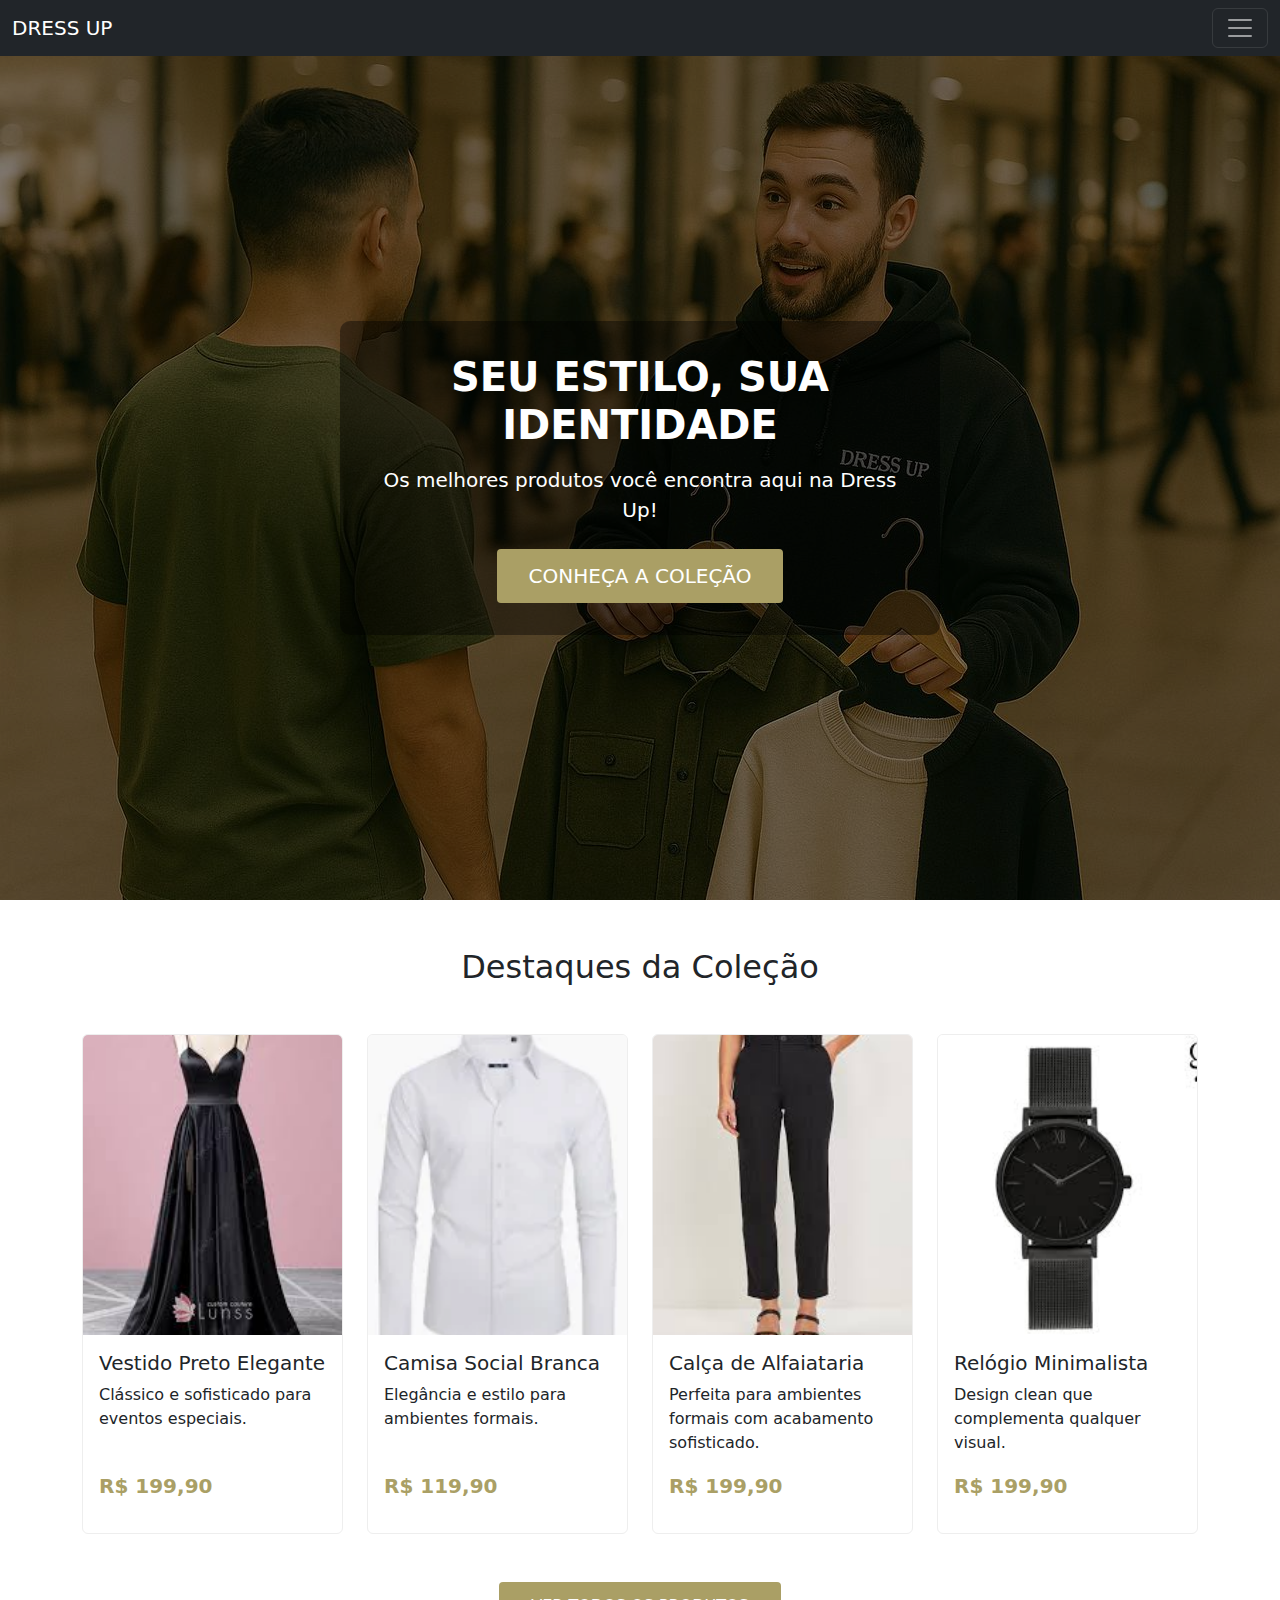
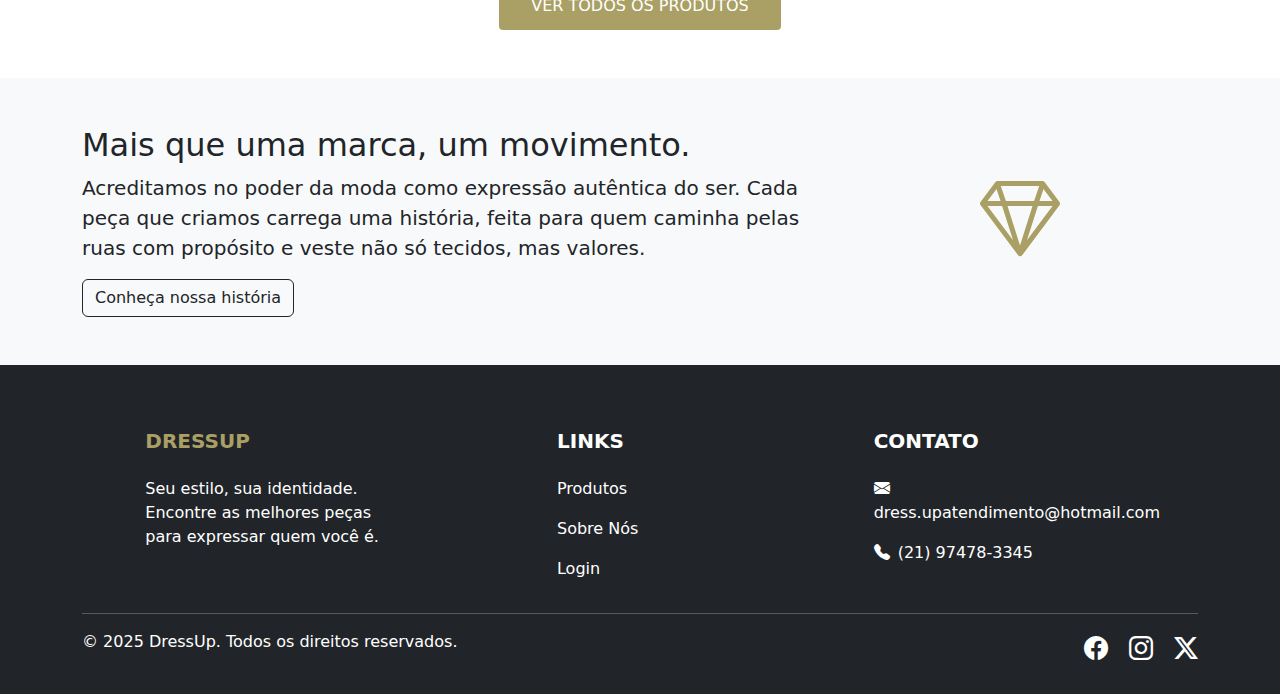
<file: index.html>
<!DOCTYPE html>
<html lang="pt-br">

<head>
  <meta charset="UTF-8" />
  <meta name="viewport" content="width=device-width, initial-scale=1.0" />
  <title>DRESS UP - Home</title>

  <link href="https://cdn.jsdelivr.net/npm/bootstrap@5.3.3/dist/css/bootstrap.min.css" rel="stylesheet">
  <link rel="stylesheet" href="https://cdn.jsdelivr.net/npm/bootstrap-icons@1.11.3/font/bootstrap-icons.min.css">
  <link rel="stylesheet" href="css/index.css">
</head>

<body>
  <nav class="navbar navbar-dark bg-dark fixed-top">
    <div class="container-fluid">
      <a class="navbar-brand" href="index.html">DRESS UP</a>
      <button class="navbar-toggler" type="button" data-bs-toggle="offcanvas" data-bs-target="#offcanvasDarkNavbar"
        aria-controls="offcanvasDarkNavbar" aria-label="Toggle navigation">
        <span class="navbar-toggler-icon"></span>
      </button>
      <div class="offcanvas offcanvas-end text-bg-dark" tabindex="-1" id="offcanvasDarkNavbar"
        aria-labelledby="offcanvasDarkNavbarLabel">
        <div class="offcanvas-header">
          <h5 class="offcanvas-title" id="offcanvasDarkNavbarLabel">DRESS UP</h5>
          <button type="button" class="btn-close btn-close-white" data-bs-dismiss="offcanvas"
            aria-label="Close"></button>
        </div>
        <div class="offcanvas-body">
          <ul class="navbar-nav justify-content-end flex-grow-1 pe-3">
            <li class="nav-item">
              <a class="nav-link active" aria-current="page" href="index.html">Home</a>
            </li>
            <li class="nav-item">
              <a class="nav-link" href="produtos.html">Nossos Produtos</a>
            </li>
            <li class="nav-item">
              <a class="nav-link" href="sobre-nos.html">Sobre Nós</a>
            </li>
            <li class="nav-item dropdown">
              <a class="nav-link dropdown-toggle" href="#" role="button" data-bs-toggle="dropdown"
                aria-expanded="false">
                Minha Conta
              </a>
              <ul class="dropdown-menu dropdown-menu-dark">
                <li><a class="dropdown-item" href="login.html">Login</a></li>
                <li><a class="dropdown-item" href="cadastro.html">Cadastro</a></li>
              </ul>
            </li>
          </ul>
        </div>
      </div>
    </div>
  </nav>

  <header class="hero-section">
    <div class="hero-content">
      <h1 class="mb-3">SEU ESTILO, SUA IDENTIDADE</h1>
      <p class="lead mb-4">Os melhores produtos você encontra aqui na Dress Up!</p>
      <a href="produtos.html" class="btn btn-custom btn-lg">Conheça a Coleção</a>
    </div>
  </header>

  <main>
    <section class="destaques-section py-5">
      <div class="container">
        <h2 class="text-center mb-5">Destaques da Coleção</h2>
        <div class="row">
          <div class="col-md-6 col-lg-3 mb-4">
            <div class="card h-100">
              <img src="imagens/produtos/vestido preto elegante.jpg" class="card-img-top" alt="Vestido Preto Elegante">
              <div class="card-body d-flex flex-column">
                <h5 class="card-title">Vestido Preto Elegante</h5>
                <p class="card-text">Clássico e sofisticado para eventos especiais.</p>
                <p class="price fs-5 mt-auto">R$ 199,90</p>
              </div>
            </div>
          </div>
          <div class="col-md-6 col-lg-3 mb-4">
            <div class="card h-100">
              <img src="imagens/produtos/camisa social branca.webp" class="card-img-top" alt="Camisa Social Branca">
              <div class="card-body d-flex flex-column">
                <h5 class="card-title">Camisa Social Branca</h5>
                <p class="card-text">Elegância e estilo para ambientes formais.</p>
                <p class="price fs-5 mt-auto">R$ 119,90</p>
              </div>
            </div>
          </div>
          <div class="col-md-6 col-lg-3 mb-4">
            <div class="card h-100">
              <img src="imagens/produtos/calça de alfaiataria.jpg" class="card-img-top" alt="Calça de Alfaiataria">
              <div class="card-body d-flex flex-column">
                <h5 class="card-title">Calça de Alfaiataria</h5>
                <p class="card-text">Perfeita para ambientes formais com acabamento sofisticado.</p>
                <p class="price fs-5 mt-auto">R$ 199,90</p>
              </div>
            </div>
          </div>
          <div class="col-md-6 col-lg-3 mb-4">
            <div class="card h-100">
              <img src="imagens/produtos/relogio minimalista.jpg" class="card-img-top" alt="Relógio Minimalista">
              <div class="card-body d-flex flex-column">
                <h5 class="card-title">Relógio Minimalista</h5>
                <p class="card-text">Design clean que complementa qualquer visual.</p>
                <p class="price fs-5 mt-auto">R$ 199,90</p>
              </div>
            </div>
          </div>
        </div>
        <div class="text-center mt-4">
          <a href="produtos.html" class="btn btn-custom">Ver todos os produtos</a>
        </div>
      </div>
    </section>

    <section class="py-5 bg-light">
      <div class="container">
        <div class="row align-items-center">
          <div class="col-md-8">
            <h2>Mais que uma marca, um movimento.</h2>
            <p class="lead">Acreditamos no poder da moda como expressão autêntica do ser. Cada peça que criamos carrega
              uma história, feita para quem caminha pelas ruas com propósito e veste não só tecidos, mas valores.</p>
            <a href="sobre-nos.html" class="btn btn-outline-dark">Conheça nossa história</a>
          </div>
          <div class="col-md-4 text-center mt-4 mt-md-0">
            <i class="bi bi-gem display-1" style="color: var(--cor-destaque);"></i>
          </div>
        </div>
      </div>
    </section>
  </main>

  <footer class="bg-dark text-white pt-5 pb-4">
    <div class="container text-center text-md-start">
      <div class="row">
        <div class="col-md-3 col-lg-3 col-xl-3 mx-auto mt-3">
          <h5 class="text-uppercase mb-4 fw-bold" style="color: var(--cor-destaque);">DressUp</h5>
          <p>Seu estilo, sua identidade. Encontre as melhores peças para expressar quem você é.</p>
        </div>
        <div class="col-md-2 col-lg-2 col-xl-2 mx-auto mt-3">
          <h5 class="text-uppercase mb-4 fw-bold">Links</h5>
          <p><a href="produtos.html" class="text-white" style="text-decoration: none;">Produtos</a></p>
          <p><a href="sobre-nos.html" class="text-white" style="text-decoration: none;">Sobre Nós</a></p>
          <p><a href="login.html" class="text-white" style="text-decoration: none;">Login</a></p>
        </div>
        <div class="col-md-4 col-lg-3 col-xl-3 mx-auto mt-3">
          <h5 class="text-uppercase mb-4 fw-bold">Contato</h5>
          <p><i class="bi bi-envelope-fill me-2"></i>dress.upatendimento@hotmail.com</p>
          <p><i class="bi bi-telephone-fill me-2"></i>(21) 97478-3345</p>
        </div>
      </div>
      <hr class="my-3">
      <div class="row align-items-center">
        <div class="col-md-7 col-lg-8">
          <p>&copy; 2025 DressUp. Todos os direitos reservados.</p>
        </div>
        <div class="col-md-5 col-lg-4 text-center text-md-end">
          <a href="#" class="text-white me-3"><i class="bi bi-facebook h4"></i></a>
          <a href="#" class="text-white me-3"><i class="bi bi-instagram h4"></i></a>
          <a href="#" class="text-white"><i class="bi bi-twitter-x h4"></i></a>
        </div>
      </div>
    </div>
  </footer>

  <script src="https://cdn.jsdelivr.net/npm/bootstrap@5.3.3/dist/js/bootstrap.bundle.min.js"></script>
</body>

</html>
</file>
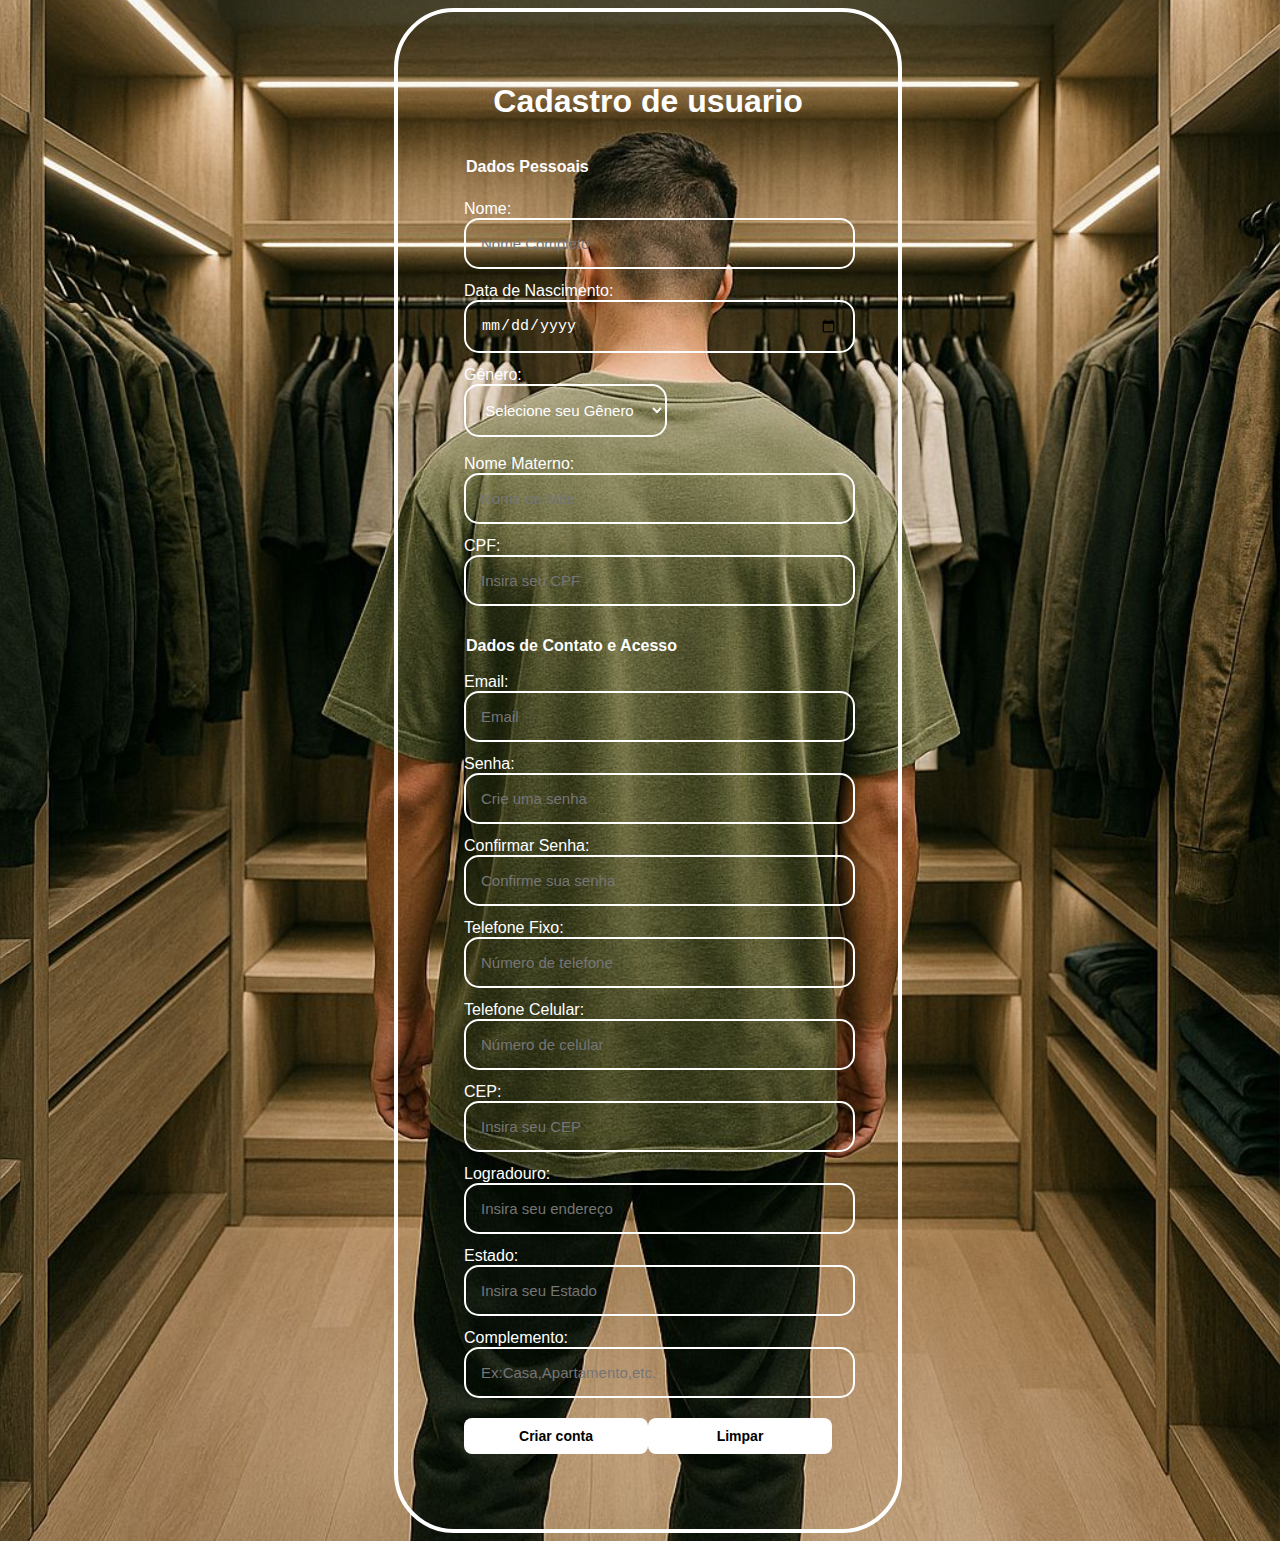
<file: cadastro-ricardo.html>
<!DOCTYPE html>
<html lang="pt-BR">

<head>
    <meta charset="UTF-8">
    <meta name="viewport" content="width=device-width, initial-scale=1.0">
    <title>Cadastro</title>
    <link rel="stylesheet" href="css/cadastro.css">
    <script src="js/cadastro.js" type="module" defer></script>
</head>

<body>
    <form>
        <h1>Cadastro de usuario</h1>
        <br>
        <fieldset>
            <legend><b>Dados Pessoais</b></legend>
            <br>
            <label for="nome">Nome:</label>
            <input type="text" id="nome" name="nome" placeholder="Nome Completo" required>
            <label for="data_nascimento">Data de Nascimento:</label>
            <input type="date" id="data_nascimento" name="data_nascimento" required>
            <div class="genero">
                <label for="genero">Gênero:</label>
                <select id="genero" name="genero" required>
                    <option value="" disabled selected>Selecione seu Gênero</option>
                    <option value="masculino" id="masculino">Masculino</option>
                    <option value="feminino" id="feminino">Feminino</option>
                    <option value="outro" id="outro">Outro</option>
                </select>
                <br>
            </div>
            <label for="Nome_mae">Nome Materno:</label>
            <input type="text" id="Nome_mae" name="Nome_mae" placeholder="Nome da Mãe" required>
            <label for="cpf">CPF:</label>
            <input type="text" id="cpf" name="cpf" placeholder="Insira seu CPF" required>
            <br>
            <legend><b>Dados de Contato e Acesso</b></legend>
            <br>
            <label for="email">Email:</label>
            <input type="email" id="email" name="email" placeholder="Email" required>

            <label for="senha">Senha:</label>
            <input type="password" id="senha" name="senha" placeholder="Crie uma senha" required minlength="6">

            <label for="confirmarSenha">Confirmar Senha:</label>
            <input type="password" id="confirmarSenha" name="confirmarSenha" placeholder="Confirme sua senha" required>

            <label for="telefone_fixo">Telefone Fixo:</label>
            <input type="tel" id="telefone_fixo" name="telefone_fixo" placeholder="Número de telefone" required>
            <label for="telefone_celular">Telefone Celular:</label>
            <input type="tel" id="telefone_celular" name="telefone_celular" placeholder="Número de celular" required>
            <label for="cep">CEP:</label>
            <input type="text" id="cep" name="cep" placeholder="Insira seu CEP" required>
            <label for="endereco">Logradouro:</label>
            <input type="text" id="endereco" name="endereco" placeholder="Insira seu endereço" required>
            <label for="estado">Estado:</label>
            <input type="text" id="estado" name="estado" placeholder="Insira seu Estado" required>
            <label for="complemento">Complemento:</label>
            <input type="text" id="complemento" name="complemento" placeholder="Ex:Casa,Apartamento,etc." required>

            <div class="button-group">
                <button type="submit">Criar conta</button>
                <button type="reset">Limpar</button>
            </div>
        </fieldset>
    </form>
</body>

</html>
</file>
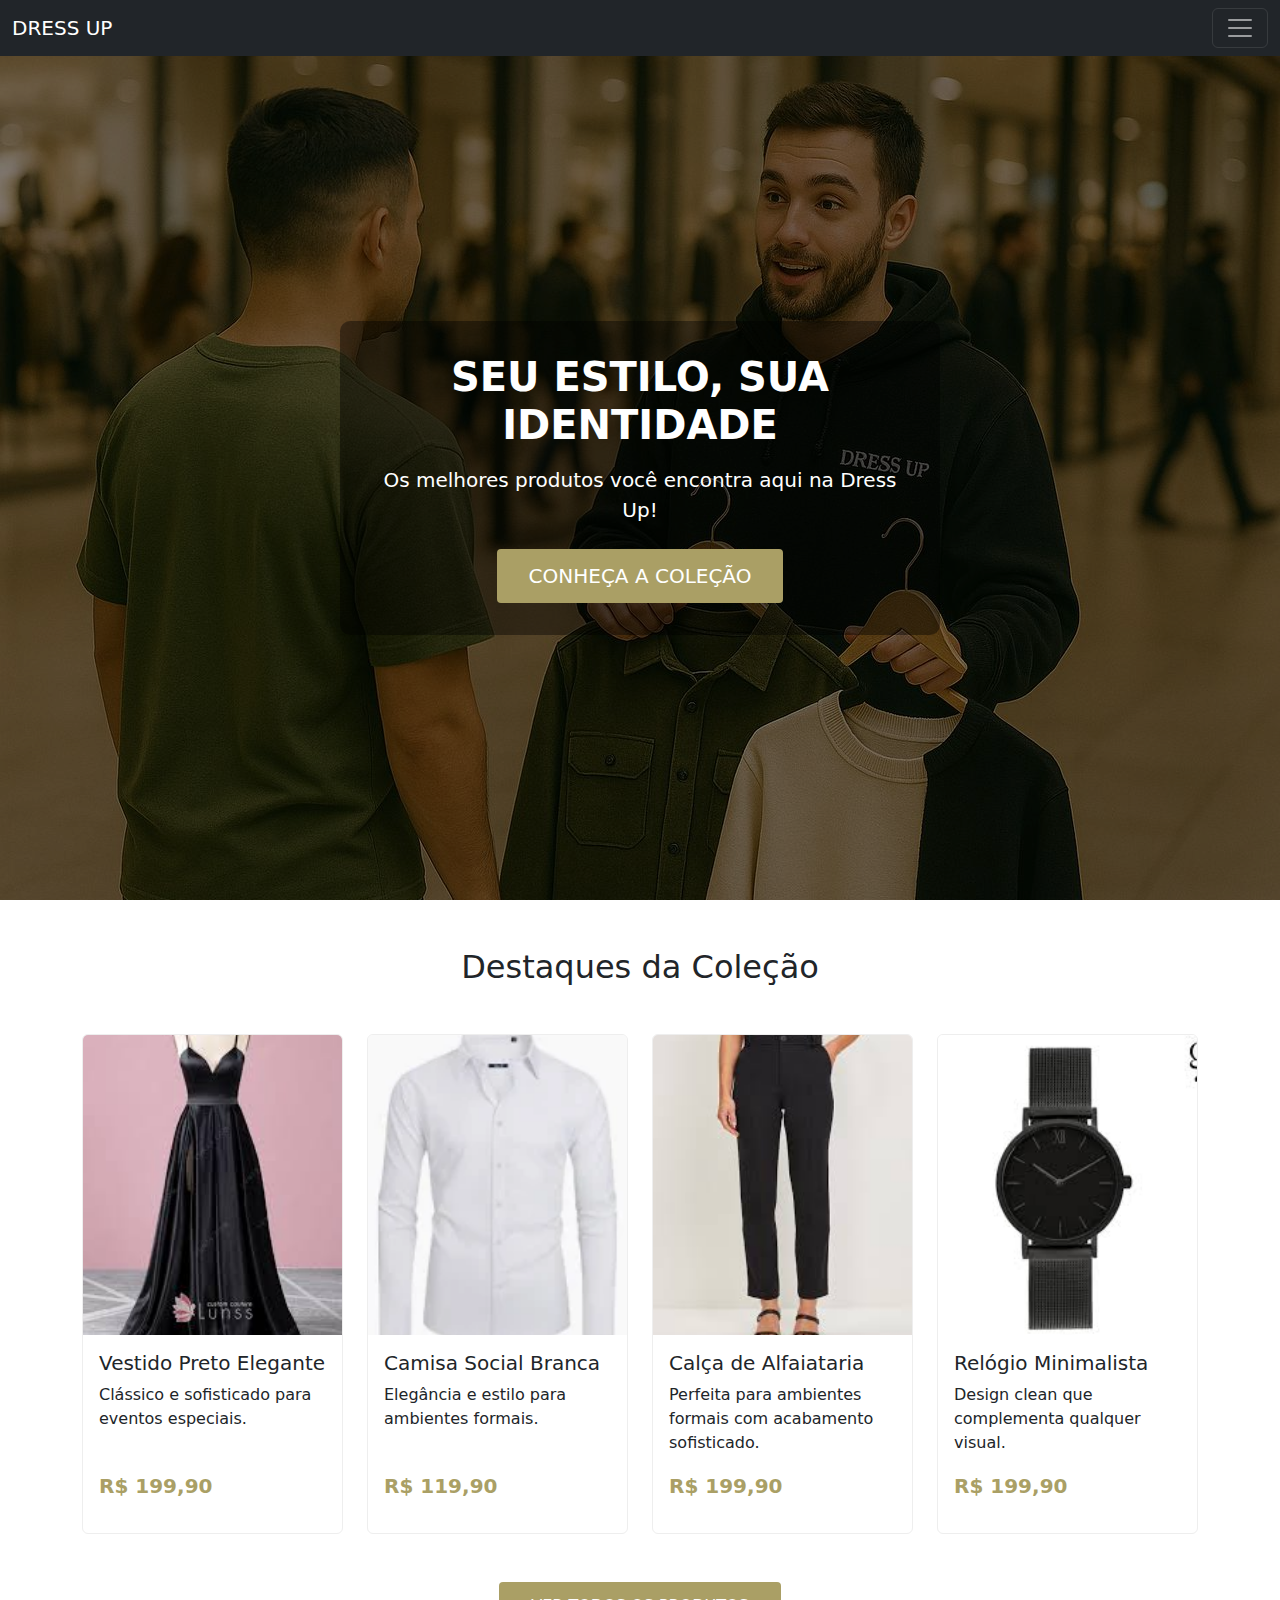
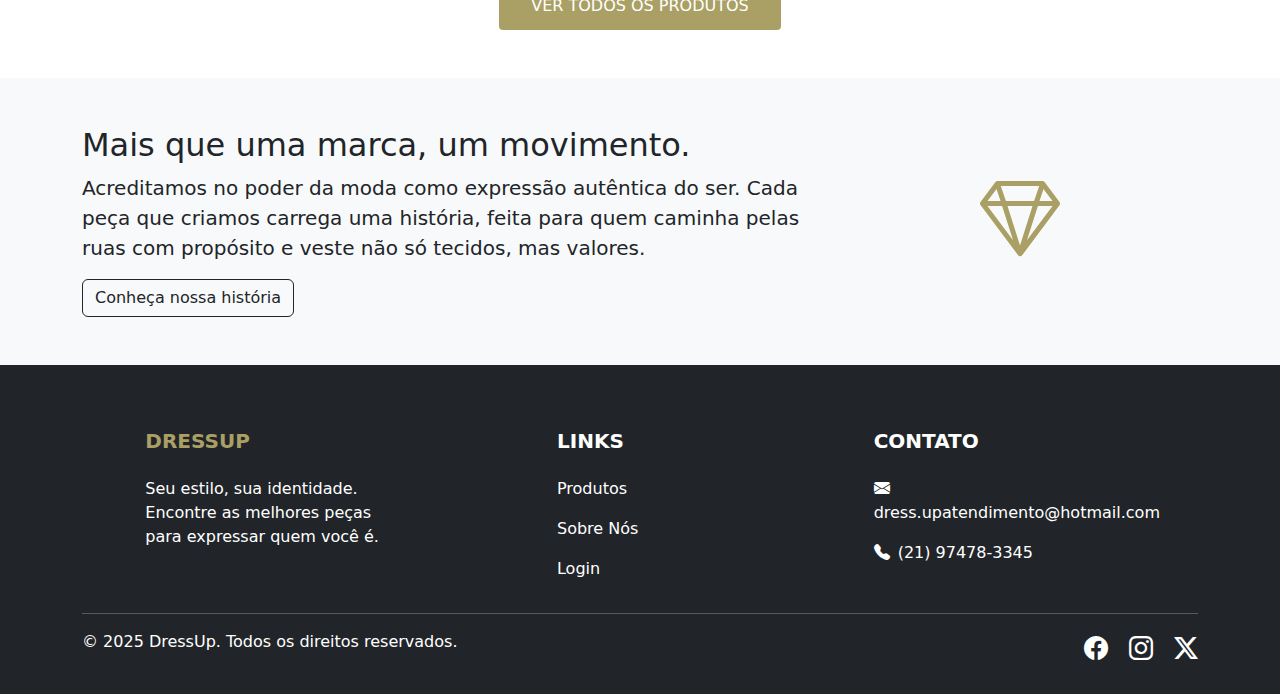
<file: INDEX-PAULO.html>
<!DOCTYPE html>
<html lang="pt-br">

<head>
  <meta charset="UTF-8" />
  <meta name="viewport" content="width=device-width, initial-scale=1.0" />
  <title>DRESS UP - Home</title>

  <link href="https://cdn.jsdelivr.net/npm/bootstrap@5.3.3/dist/css/bootstrap.min.css" rel="stylesheet">
  <link rel="stylesheet" href="https://cdn.jsdelivr.net/npm/bootstrap-icons@1.11.3/font/bootstrap-icons.min.css">
  <link rel="stylesheet" href="css/index.css">
</head>

<body>
  <nav class="navbar navbar-dark bg-dark fixed-top">
    <div class="container-fluid">
      <a class="navbar-brand" href="index.html">DRESS UP</a>
      <button class="navbar-toggler" type="button" data-bs-toggle="offcanvas" data-bs-target="#offcanvasDarkNavbar"
        aria-controls="offcanvasDarkNavbar" aria-label="Toggle navigation">
        <span class="navbar-toggler-icon"></span>
      </button>
      <div class="offcanvas offcanvas-end text-bg-dark" tabindex="-1" id="offcanvasDarkNavbar"
        aria-labelledby="offcanvasDarkNavbarLabel">
        <div class="offcanvas-header">
          <h5 class="offcanvas-title" id="offcanvasDarkNavbarLabel">DRESS UP</h5>
          <button type="button" class="btn-close btn-close-white" data-bs-dismiss="offcanvas"
            aria-label="Close"></button>
        </div>
        <div class="offcanvas-body">
          <ul class="navbar-nav justify-content-end flex-grow-1 pe-3">
            <li class="nav-item">
              <a class="nav-link active" aria-current="page" href="index.html">Home</a>
            </li>
            <li class="nav-item">
              <a class="nav-link" href="PRODUTOS-MARLON.html">Nossos Produtos</a>
            </li>
            <li class="nav-item">
              <a class="nav-link" href="SOBRE-NOS-JOAO.HTML">Sobre Nós</a>
            </li>
            <li class="nav-item dropdown">
              <a class="nav-link dropdown-toggle" href="#" role="button" data-bs-toggle="dropdown"
                aria-expanded="false">
                Minha Conta
              </a>
              <ul class="dropdown-menu dropdown-menu-dark">
                <li><a class="dropdown-item" href="TELA-LOGIN-PAULO.html">Login</a></li>
                <li><a class="dropdown-item" href="CADASTRO-RICARDO.html">Cadastro</a></li>
              </ul>
            </li>
          </ul>
        </div>
      </div>
    </div>
  </nav>

  <header class="hero-section">
    <div class="hero-content">
      <h1 class="mb-3">SEU ESTILO, SUA IDENTIDADE</h1>
      <p class="lead mb-4">Os melhores produtos você encontra aqui na Dress Up!</p>
      <a href="PRODUTOS-MARLON.html" class="btn btn-custom btn-lg">Conheça a Coleção</a>
    </div>
  </header>

  <main>
    <section class="destaques-section py-5">
      <div class="container">
        <h2 class="text-center mb-5">Destaques da Coleção</h2>
        <div class="row">
          <div class="col-md-6 col-lg-3 mb-4">
            <div class="card h-100">
              <img src="imagens/produtos/vestido preto elegante.jpg" class="card-img-top" alt="Vestido Preto Elegante">
              <div class="card-body d-flex flex-column">
                <h5 class="card-title">Vestido Preto Elegante</h5>
                <p class="card-text">Clássico e sofisticado para eventos especiais.</p>
                <p class="price fs-5 mt-auto">R$ 199,90</p>
              </div>
            </div>
          </div>
          <div class="col-md-6 col-lg-3 mb-4">
            <div class="card h-100">
              <img src="imagens/produtos/camisa social branca.webp" class="card-img-top" alt="Camisa Social Branca">
              <div class="card-body d-flex flex-column">
                <h5 class="card-title">Camisa Social Branca</h5>
                <p class="card-text">Elegância e estilo para ambientes formais.</p>
                <p class="price fs-5 mt-auto">R$ 119,90</p>
              </div>
            </div>
          </div>
          <div class="col-md-6 col-lg-3 mb-4">
            <div class="card h-100">
              <img src="imagens/produtos/calça de alfaiataria.jpg" class="card-img-top" alt="Calça de Alfaiataria">
              <div class="card-body d-flex flex-column">
                <h5 class="card-title">Calça de Alfaiataria</h5>
                <p class="card-text">Perfeita para ambientes formais com acabamento sofisticado.</p>
                <p class="price fs-5 mt-auto">R$ 199,90</p>
              </div>
            </div>
          </div>
          <div class="col-md-6 col-lg-3 mb-4">
            <div class="card h-100">
              <img src="imagens/produtos/relogio minimalista.jpg" class="card-img-top" alt="Relógio Minimalista">
              <div class="card-body d-flex flex-column">
                <h5 class="card-title">Relógio Minimalista</h5>
                <p class="card-text">Design clean que complementa qualquer visual.</p>
                <p class="price fs-5 mt-auto">R$ 199,90</p>
              </div>
            </div>
          </div>
        </div>
        <div class="text-center mt-4">
          <a href="PRODUTOS-MARLON.html" class="btn btn-custom">Ver todos os produtos</a>
        </div>
      </div>
    </section>

    <section class="py-5 bg-light">
      <div class="container">
        <div class="row align-items-center">
          <div class="col-md-8">
            <h2>Mais que uma marca, um movimento.</h2>
            <p class="lead">Acreditamos no poder da moda como expressão autêntica do ser. Cada peça que criamos carrega
              uma história, feita para quem caminha pelas ruas com propósito e veste não só tecidos, mas valores.</p>
            <a href="SOBRE-NOS-JOAO.html" class="btn btn-outline-dark">Conheça nossa história</a>
          </div>
          <div class="col-md-4 text-center mt-4 mt-md-0">
            <i class="bi bi-gem display-1" style="color: var(--cor-destaque);"></i>
          </div>
        </div>
      </div>
    </section>
  </main>

  <footer class="bg-dark text-white pt-5 pb-4">
    <div class="container text-center text-md-start">
      <div class="row">
        <div class="col-md-3 col-lg-3 col-xl-3 mx-auto mt-3">
          <h5 class="text-uppercase mb-4 fw-bold" style="color: var(--cor-destaque);">DressUp</h5>
          <p>Seu estilo, sua identidade. Encontre as melhores peças para expressar quem você é.</p>
        </div>
        <div class="col-md-2 col-lg-2 col-xl-2 mx-auto mt-3">
          <h5 class="text-uppercase mb-4 fw-bold">Links</h5>
          <p><a href="PRODUTOS-MARLON.html" class="text-white" style="text-decoration: none;">Produtos</a></p>
          <p><a href="SOBRE-NOS-JOAO.html" class="text-white" style="text-decoration: none;">Sobre Nós</a></p>
          <p><a href="TELA-LOGIN-PAULO.html" class="text-white" style="text-decoration: none;">Login</a></p>
        </div>
        <div class="col-md-4 col-lg-3 col-xl-3 mx-auto mt-3">
          <h5 class="text-uppercase mb-4 fw-bold">Contato</h5>
          <p><i class="bi bi-envelope-fill me-2"></i>dress.upatendimento@hotmail.com</p>
          <p><i class="bi bi-telephone-fill me-2"></i>(21) 97478-3345</p>
        </div>
      </div>
      <hr class="my-3">
      <div class="row align-items-center">
        <div class="col-md-7 col-lg-8">
          <p>&copy; 2025 DressUp. Todos os direitos reservados.</p>
        </div>
        <div class="col-md-5 col-lg-4 text-center text-md-end">
          <a href="#" class="text-white me-3"><i class="bi bi-facebook h4"></i></a>
          <a href="#" class="text-white me-3"><i class="bi bi-instagram h4"></i></a>
          <a href="#" class="text-white"><i class="bi bi-twitter-x h4"></i></a>
        </div>
      </div>
    </div>
  </footer>

  <script src="https://cdn.jsdelivr.net/npm/bootstrap@5.3.3/dist/js/bootstrap.bundle.min.js"></script>
</body>

</html>
</file>
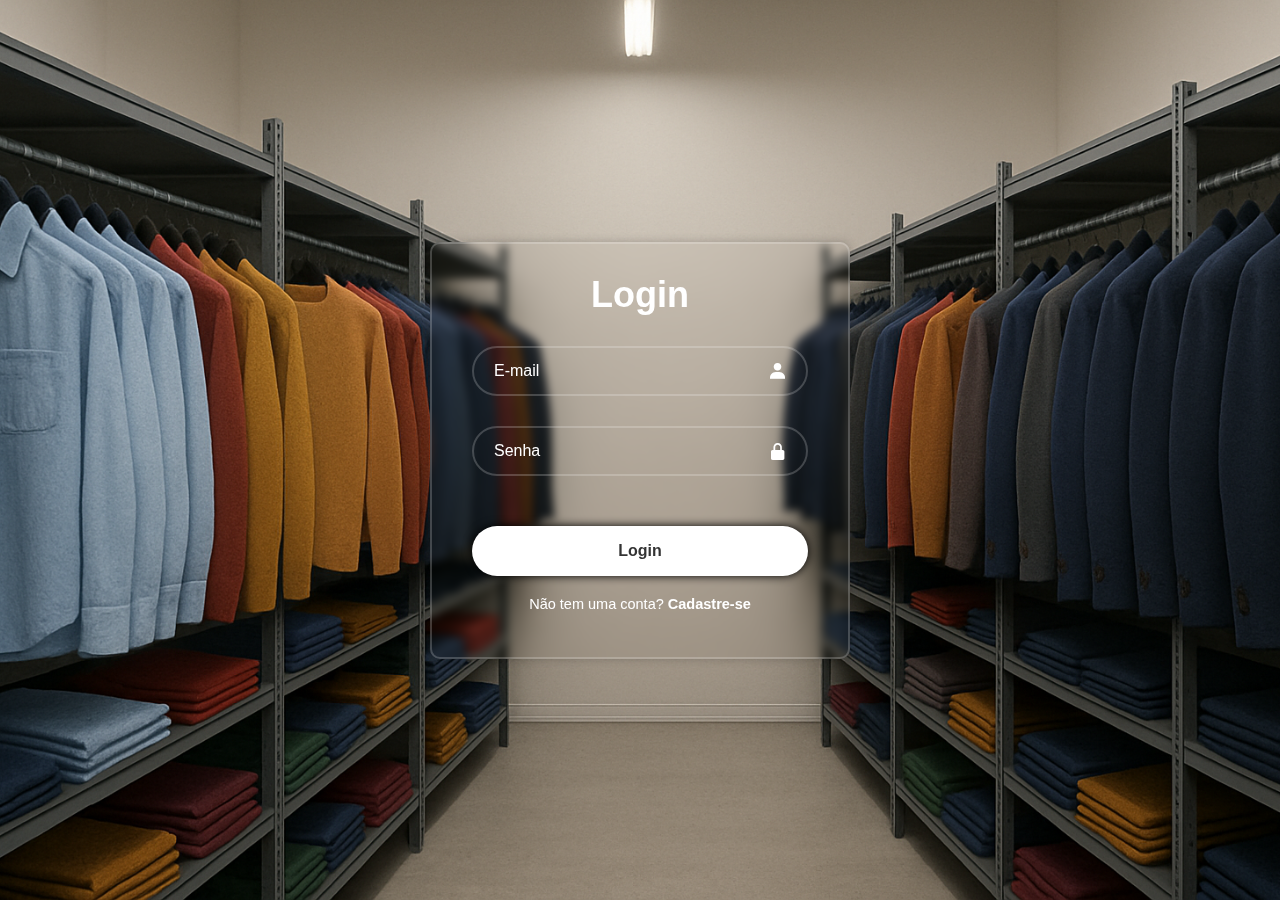
<file: login.html>
<!DOCTYPE html>
<html lang="pt-br">

<head>
    <meta charset="UTF-8">
    <meta name="viewport" content="width=device-width, initial-scale=1.0">
    <link href='https://unpkg.com/boxicons@2.1.4/css/boxicons.min.css' rel='stylesheet'>
    <title>Dress Up Login</title>
    <style>
        /* Mantendo o seu CSS original, com pequenos ajustes */
        * {
            margin: 0;
            padding: 0;
            box-sizing: border-box;
        }

        body {
            display: flex;
            font-family: 'Arial Narrow Bold', sans-serif;
            justify-content: center;
            align-items: center;
            min-height: 100vh;
            background: url(./imagens/foto-fundo2.png) center/cover no-repeat;
        }

        .container {
            width: 420px;
            background-color: transparent;
            border: 2px solid rgba(255, 255, 255, .2);
            color: #fff;
            padding: 30px 40px;
            box-shadow: 0 0 10px rgba(0, 0, 0, 0.2);
            backdrop-filter: blur(4px);
            border-radius: 10px;
        }

        .container h1 {
            font-size: 36px;
            text-align: center;
            color: #fff;
            font-weight: bold;
        }

        .input-box {
            position: relative;
            width: 100%;
            height: 50px;
            margin: 30px 0;
        }

        .input-box input {
            width: 100%;
            height: 100%;
            background-color: transparent;
            border-radius: 40px;
            border: 2px solid rgba(255, 255, 255, .2);
            outline: none;
            font-size: 16px;
            color: #fff;
            padding: 20px 45px 20px 20px;
        }

        .input-box input::placeholder {
            color: #fff;
        }

        .input-box i {
            position: absolute;
            right: 20px;
            font-size: 20px;
            top: 50%;
            transform: translateY(-50%);
        }

        .login-btn {
            width: 100%;
            height: 50px;
            background-color: #ffffff;
            border: none;
            border-radius: 40px;
            cursor: pointer;
            font-size: 16px;
            color: #333;
            font-weight: 600;
            box-shadow: 0 0 10px rgba(0, 0, 0.1);
            margin-top: 20px;
        }

        .register-link {
            font-size: 14.5px;
            text-align: center;
            margin: 20px 0 15px;
        }

        .register-link p a {
            color: #fff;
            text-decoration: none;
            font-weight: 600;
        }

        .register-link p a:hover {
            text-decoration: underline;
        }
    </style>
</head>

<body>
    <main class="container">
        <form id="loginForm">
            <h1>Login</h1>
            <div class="input-box">
                <input type="email" id="email" placeholder="E-mail" required>
                <i class='bx bxs-user'></i>
            </div>
            <div class="input-box">
                <input type="password" id="senha" placeholder="Senha" required>
                <i class='bx bxs-lock-alt'></i>
            </div>
            <button type="submit" class="login-btn">Login</button>
            <div class="register-link">
                <p>Não tem uma conta? <a href="cadastro.html">Cadastre-se</a></p>
            </div>
        </form>
    </main>

    <script>
        document.getElementById('loginForm').addEventListener('submit', function (event) {
            event.preventDefault();

            // Usamos .trim() para remover espaços em branco acidentais
            const email = document.getElementById('email').value.trim();
            const senha = document.getElementById('senha').value.trim();

            if (!email || !senha) {
                alert('Por favor, preencha ambos os campos.');
                return;
            }

            const users = JSON.parse(localStorage.getItem('users')) || [];

            // PASSO 1: Encontrar o usuário APENAS pelo e-mail
            const userByEmail = users.find(user => user.email === email);

            if (!userByEmail) {
                // Se não encontrou o e-mail, o usuário não existe.
                alert('Usuário não encontrado. Verifique o e-mail ou cadastre-se.');
            } else {
                // PASSO 2: Se encontrou o e-mail, AGORA verifica a senha.
                if (userByEmail.senha === senha) {
                    // Sucesso! A senha corresponde.
                    sessionStorage.setItem('loggedInUser', JSON.stringify(userByEmail));
                    alert('Login bem-sucedido! Bem-vindo(a), ' + userByEmail.nome + '!');
                    window.location.href = 'produtos.html'; // Redireciona para a página de produtos
                } else {
                    // O e-mail está certo, mas a senha está errada.
                    alert('Senha incorreta. Por favor, tente novamente.');
                }
            }
        });
    </script>
</body>

</html>
</file>
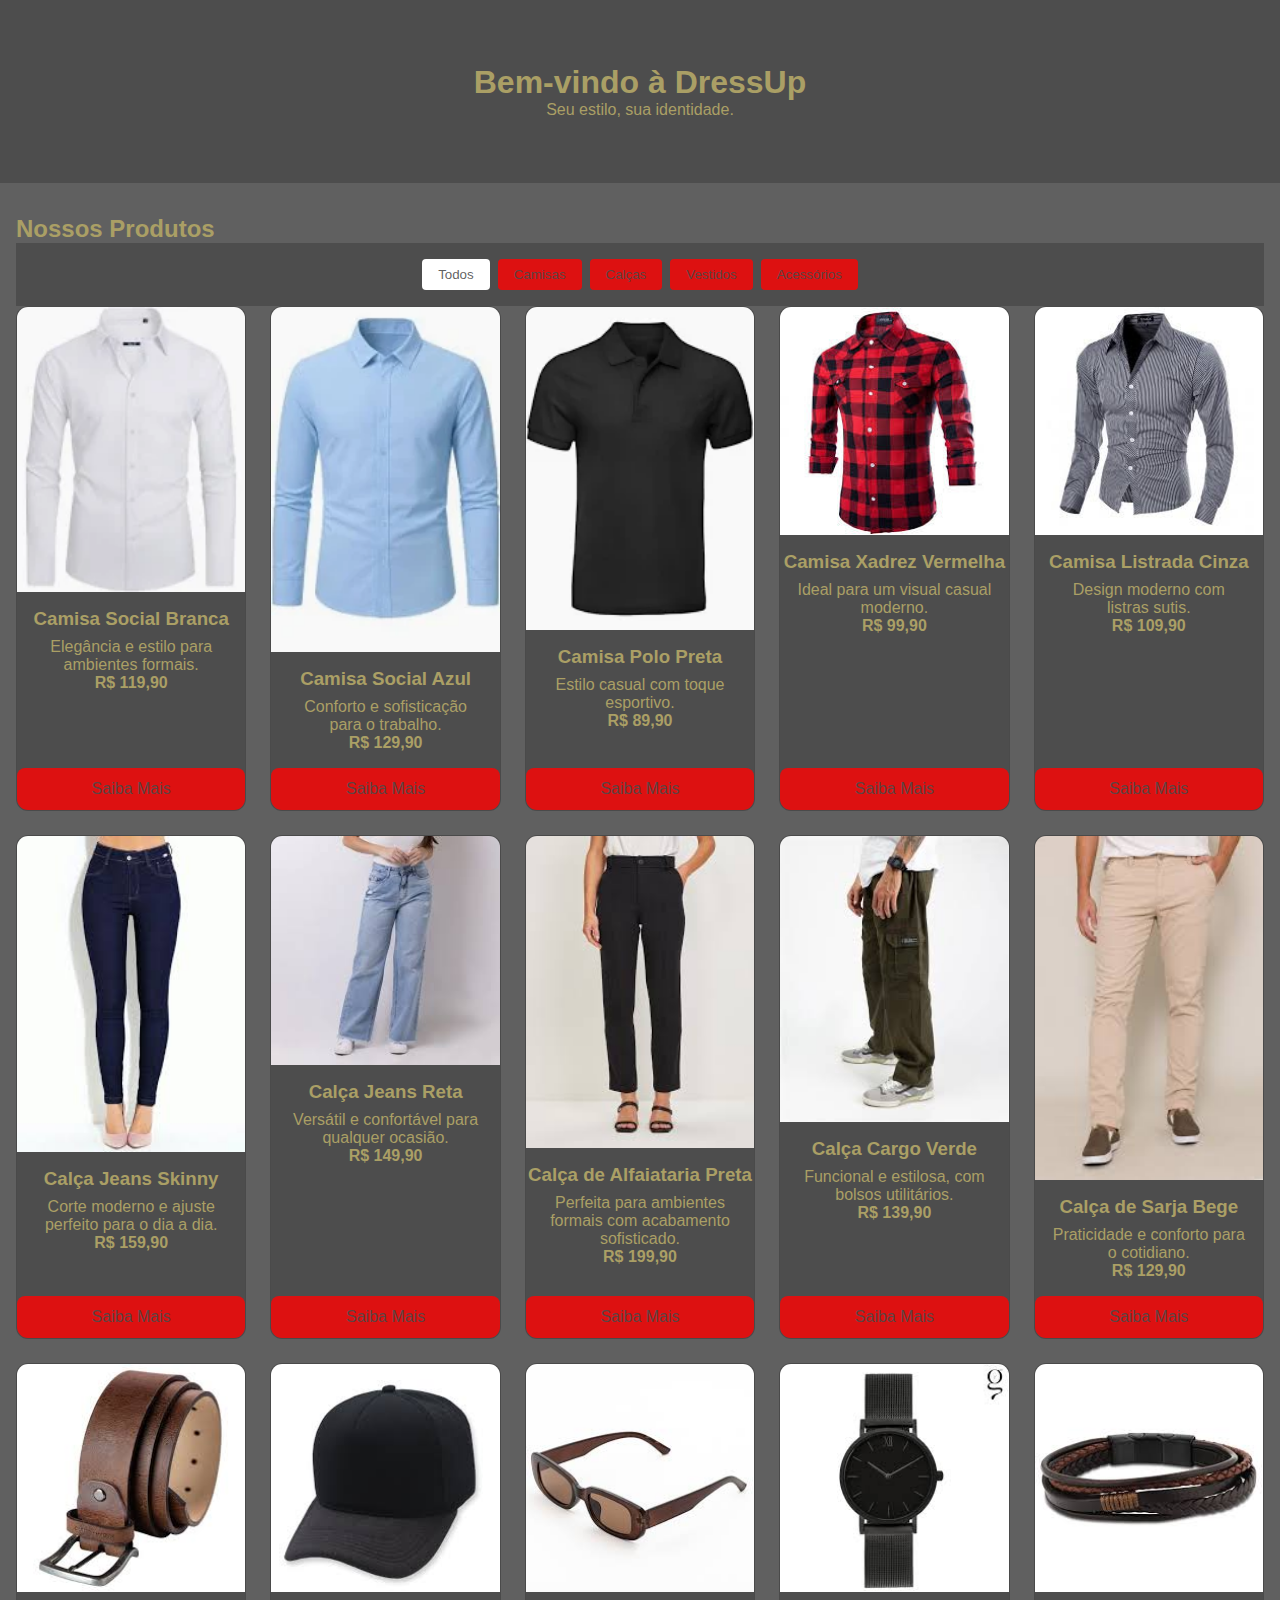
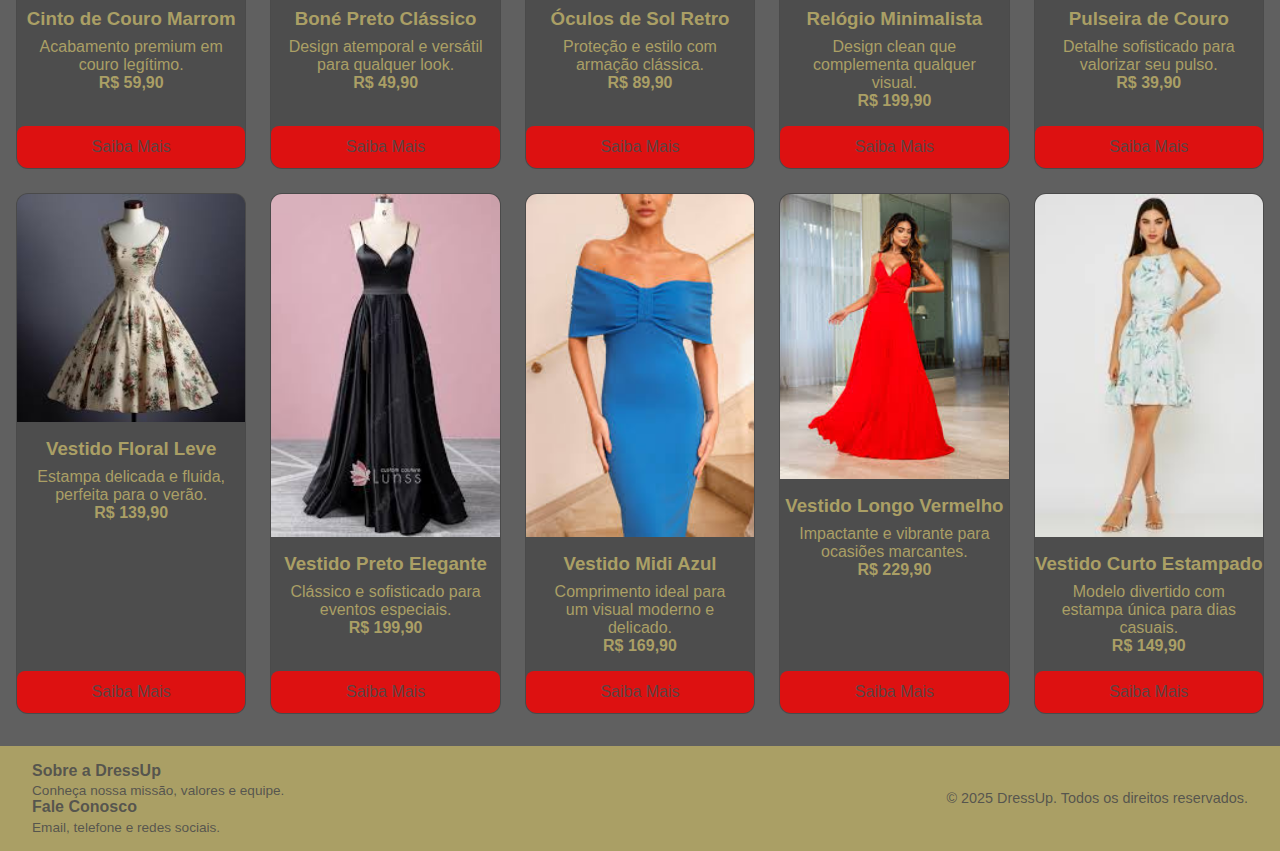
<file: PRODUTOS-MARLON.html>
<!DOCTYPE html>
<html lang="pt-BR">
<head>
  <meta charset="UTF-8">
  <meta http-equiv="X-UA-Compatible" content="IE=edge">
  <meta name="viewport" content="width=device-width, initial-scale=1.0">
  <title>DressUp - Produtos</title>
  <link rel="stylesheet" href="css/produtos.css">
</head>

<body>
  <main>
    <section id="home" class="banner">
      <h1>Bem-vindo à DressUp</h1>
      <p>Seu estilo, sua identidade.</p>
    </section>
    <section id="produtos" class="produtos">
      <h2>Nossos Produtos</h2>
      <!-- Filtro de categorias -->
      <div class="filter">
        <button data-cat="all" class="active">Todos</button>
        <button data-cat="camisas">Camisas</button>
        <button data-cat="calcas">Calças</button>
        <button data-cat="vestidos">Vestidos</button>
        <button data-cat="acessorios">Acessórios</button>
      </div>

      <div class="grid">
        <!-- Categoria: Camisas -->
        <article class="produto-card" data-category="camisas">
          <img src="imagens/produtos/camisa social branca.webp" alt="Camisa Social Branca">
          <h3>Camisa Social Branca</h3>
          <p>Elegância e estilo para ambientes formais.</p>
          <span class="price">R$ 119,90</span>
          <a href="#" class="btn">Saiba Mais</a>
        </article>

        <article class="produto-card" data-category="camisas">
          <img src="imagens/produtos/camisa social azul.webp" alt="Camisa Social Azul">
          <h3>Camisa Social Azul</h3>
          <p>Conforto e sofisticação para o trabalho.</p>
          <span class="price">R$ 129,90</span>
          <a href="#" class="btn">Saiba Mais</a>
        </article>

        <article class="produto-card" data-category="camisas">
          <img src="imagens/produtos/camisa polo preta.webp" alt="Camisa Polo Preta">
          <h3>Camisa Polo Preta</h3>
          <p>Estilo casual com toque esportivo.</p>
          <span class="price">R$ 89,90</span>
          <a href="#" class="btn">Saiba Mais</a>
        </article>

        <article class="produto-card" data-category="camisas">
          <img src="imagens/produtos/camisa xadres vermelha.jpg" alt="Camisa Xadrez Vermelha">
          <h3>Camisa Xadrez Vermelha</h3>
          <p>Ideal para um visual casual moderno.</p>
          <span class="price">R$ 99,90</span>
          <a href="#" class="btn">Saiba Mais</a>
        </article>

        <article class="produto-card" data-category="camisas">
          <img src="imagens/produtos/camisa listrada cinza.jpg" alt="Camisa Listrada Cinza">
          <h3>Camisa Listrada Cinza</h3>
          <p>Design moderno com listras sutis.</p>
          <span class="price">R$ 109,90</span>
          <a href="#" class="btn">Saiba Mais</a>
        </article>

        <!-- Categoria: Calças -->
        <article class="produto-card" data-category="calcas">
          <img src="imagens/produtos/calça skinny.jpg" alt="Calça Jeans Skinny">
          <h3>Calça Jeans Skinny</h3>
          <p>Corte moderno e ajuste perfeito para o dia a dia.</p>
          <span class="price">R$ 159,90</span>
          <a href="#" class="btn">Saiba Mais</a>
        </article>

        <article class="produto-card" data-category="calcas">
          <img src="imagens/produtos/calça jeans reta.jpg" alt="Calça Jeans Reta">
          <h3>Calça Jeans Reta</h3>
          <p>Versátil e confortável para qualquer ocasião.</p>
          <span class="price">R$ 149,90</span>
          <a href="#" class="btn">Saiba Mais</a>
        </article>

        <article class="produto-card" data-category="calcas">
          <img src="imagens/produtos/calça de alfaiataria.jpg" alt="Calça de Alfaiataria Preta">
          <h3>Calça de Alfaiataria Preta</h3>
          <p>Perfeita para ambientes formais com acabamento sofisticado.</p>
          <span class="price">R$ 199,90</span>
          <a href="#" class="btn">Saiba Mais</a>
        </article>

        <article class="produto-card" data-category="calcas">
          <img src="imagens/produtos/calça cargo verde.jpg" alt="Calça Cargo Verde">
          <h3>Calça Cargo Verde</h3>
          <p>Funcional e estilosa, com bolsos utilitários.</p>
          <span class="price">R$ 139,90</span>
          <a href="#" class="btn">Saiba Mais</a>
        </article>

        <article class="produto-card" data-category="calcas">
          <img src="imagens/produtos/calça sarja bege.jpg" alt="Calça de Sarja Bege">
          <h3>Calça de Sarja Bege</h3>
          <p>Praticidade e conforto para o cotidiano.</p>
          <span class="price">R$ 129,90</span>
          <a href="#" class="btn">Saiba Mais</a>
        </article>

        <!-- Categoria: Acessórios -->
        <article class="produto-card" data-category="acessorios">
          <img src="imagens/produtos/cinto de couro marrom.jpg" alt="Cinto de Couro Marrom">
          <h3>Cinto de Couro Marrom</h3>
          <p>Acabamento premium em couro legítimo.</p>
          <span class="price">R$ 59,90</span>
          <a href="#" class="btn">Saiba Mais</a>
        </article>

        <article class="produto-card" data-category="acessorios">
          <img src="imagens/produtos/bone preto classico.jpg" alt="Boné Preto Clássico">
          <h3>Boné Preto Clássico</h3>
          <p>Design atemporal e versátil para qualquer look.</p>
          <span class="price">R$ 49,90</span>
          <a href="#" class="btn">Saiba Mais</a>
        </article>

        <article class="produto-card" data-category="acessorios">
          <img src="imagens/produtos/oculos de sool retro.jpg" alt="Óculos de Sol Retro">
          <h3>Óculos de Sol Retro</h3>
          <p>Proteção e estilo com armação clássica.</p>
          <span class="price">R$ 89,90</span>
          <a href="#" class="btn">Saiba Mais</a>
        </article>

        <article class="produto-card" data-category="acessorios">
          <img src="imagens/produtos/relogio minimalista.jpg" alt="Relógio Minimalista">
          <h3>Relógio Minimalista</h3>
          <p>Design clean que complementa qualquer visual.</p>
          <span class="price">R$ 199,90</span>
          <a href="#" class="btn">Saiba Mais</a>
        </article>

        <article class="produto-card" data-category="acessorios">
          <img src="imagens/produtos/pulseira de couro.jpg" alt="Pulseira de Couro">
          <h3>Pulseira de Couro</h3>
          <p>Detalhe sofisticado para valorizar seu pulso.</p>
          <span class="price">R$ 39,90</span>
          <a href="#" class="btn">Saiba Mais</a>
        </article>

        <!-- Categoria: Vestidos -->
        <article class="produto-card" data-category="vestidos">
          <img src="imagens/produtos/vestido flora leve.jpg" alt="Vestido Floral Leve">
          <h3>Vestido Floral Leve</h3>
          <p>Estampa delicada e fluida, perfeita para o verão.</p>
          <span class="price">R$ 139,90</span>
          <a href="#" class="btn">Saiba Mais</a>
        </article>

        <article class="produto-card" data-category="vestidos">
          <img src="imagens/produtos/vestido preto elegante.jpg" alt="Vestido Preto Elegante">
          <h3>Vestido Preto Elegante</h3>
          <p>Clássico e sofisticado para eventos especiais.</p>
          <span class="price">R$ 199,90</span>
          <a href="#" class="btn">Saiba Mais</a>
        </article>

        <article class="produto-card" data-category="vestidos">
          <img src="imagens/produtos/vestido midi azul.jpg" alt="Vestido Midi Azul">
          <h3>Vestido Midi Azul</h3>
          <p>Comprimento ideal para um visual moderno e delicado.</p>
          <span class="price">R$ 169,90</span>
          <a href="#" class="btn">Saiba Mais</a>
        </article>

        <article class="produto-card" data-category="vestidos">
          <img src="imagens/produtos/vestido longo vermelho.jpg" alt="Vestido Longo Vermelho">
          <h3>Vestido Longo Vermelho</h3>
          <p>Impactante e vibrante para ocasiões marcantes.</p>
          <span class="price">R$ 229,90</span>
          <a href="#" class="btn">Saiba Mais</a>
        </article>

        <article class="produto-card" data-category="vestidos">
          <img src="imagens/produtos/vestido curto estampado.jpg" alt="Vestido Curto Estampado">
          <h3>Vestido Curto Estampado</h3>
          <p>Modelo divertido com estampa única para dias casuais.</p>
          <span class="price">R$ 149,90</span>
          <a href="#" class="btn">Saiba Mais</a>
        </article>
      </div>
    </section>

  </main>

  <footer>
    <div class="footer-secoes">
      <section id="sobre" class="sobre">
        <h2>Sobre a DressUp</h2>
        <p>Conheça nossa missão, valores e equipe.</p>
      </section>

      <section id="contato" class="contato">
        <h2>Fale Conosco</h2>
        <p>Email, telefone e redes sociais.</p>
      </section>
    </div>

    <p class="copy">&copy; 2025 DressUp. Todos os direitos reservados.</p>
  </footer>

  <script>
    // Filtrar produtos por categoria
    const buttons = document.querySelectorAll('.filter button');
    const cards = document.querySelectorAll('.produto-card');
    buttons.forEach(btn => {
      btn.addEventListener('click', () => {
        // ativa botão
        buttons.forEach(b => b.classList.remove('active'));
        btn.classList.add('active');
        const cat = btn.dataset.cat;
        cards.forEach(card => {
          card.style.display = (cat === 'all' || card.dataset.category === cat) ? 'flex' : 'none';
        });
      });
    });
  </script>
</body>

</html>
</file>
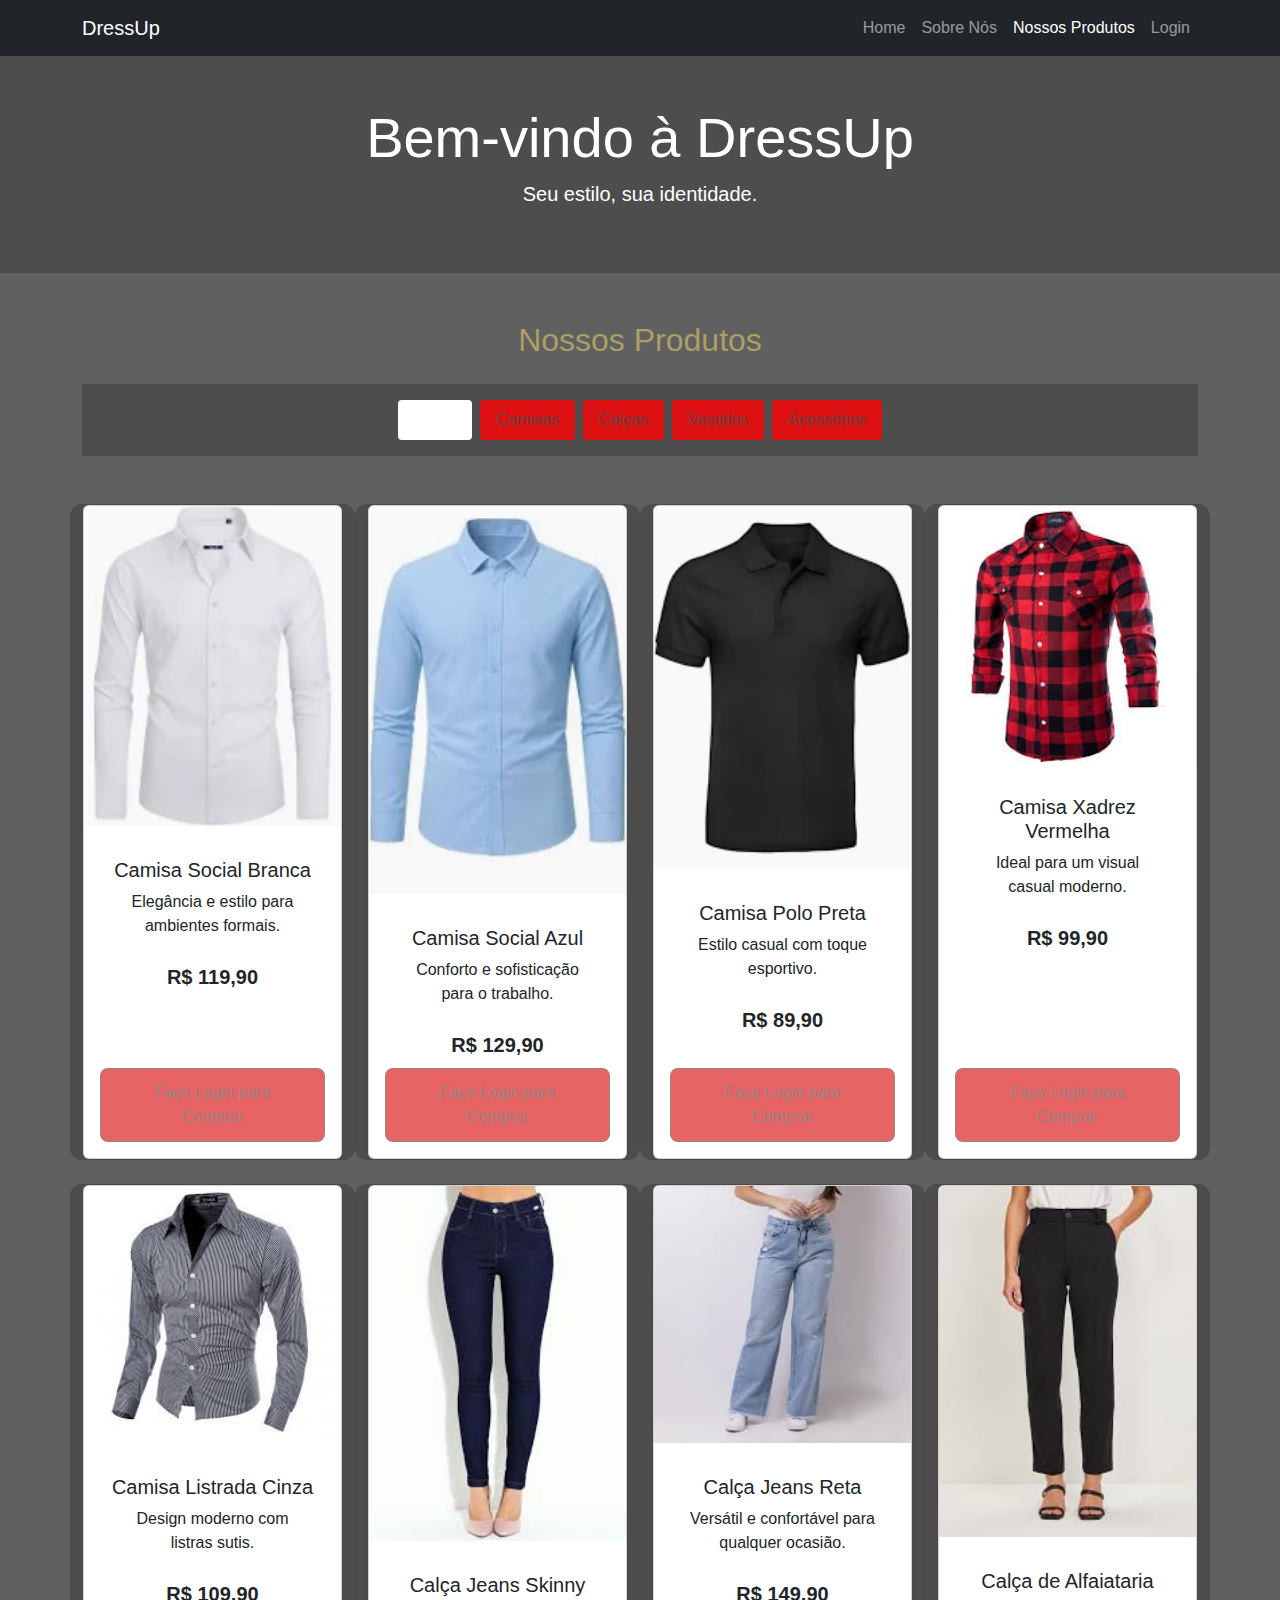
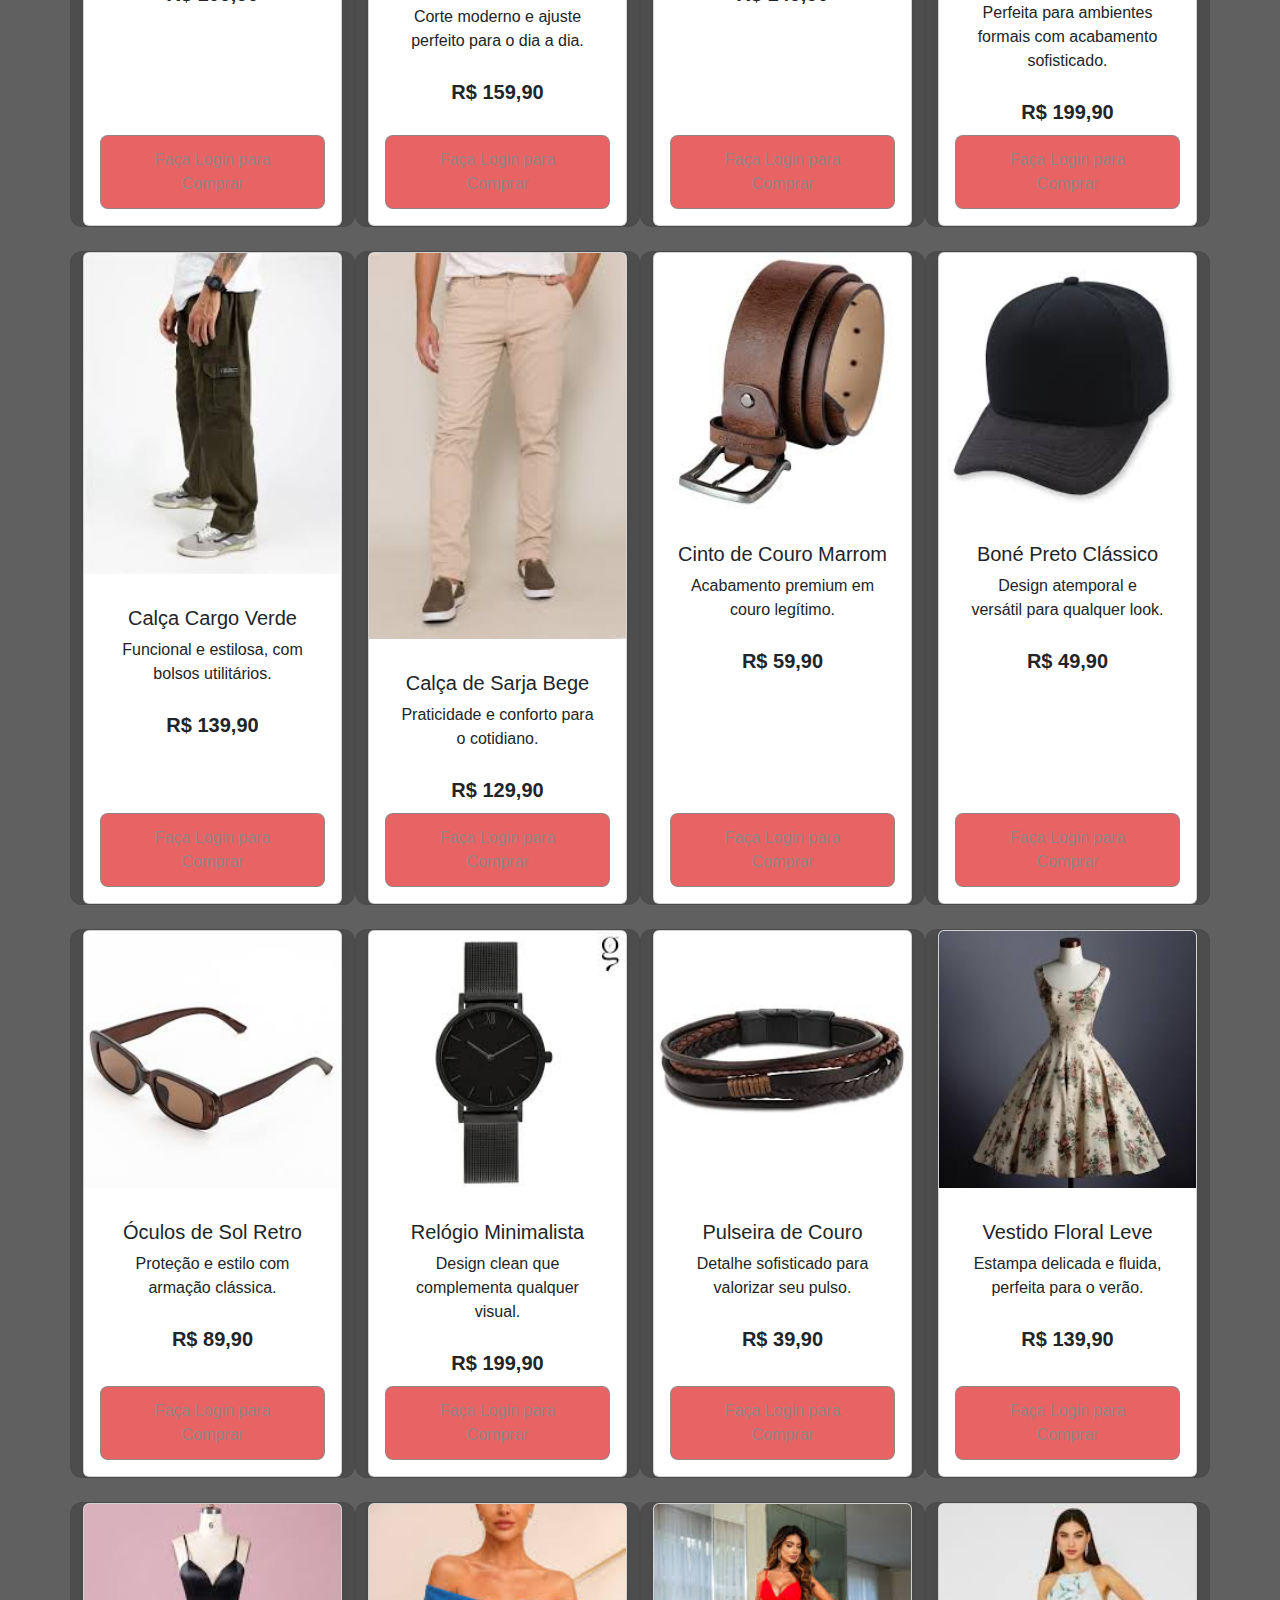
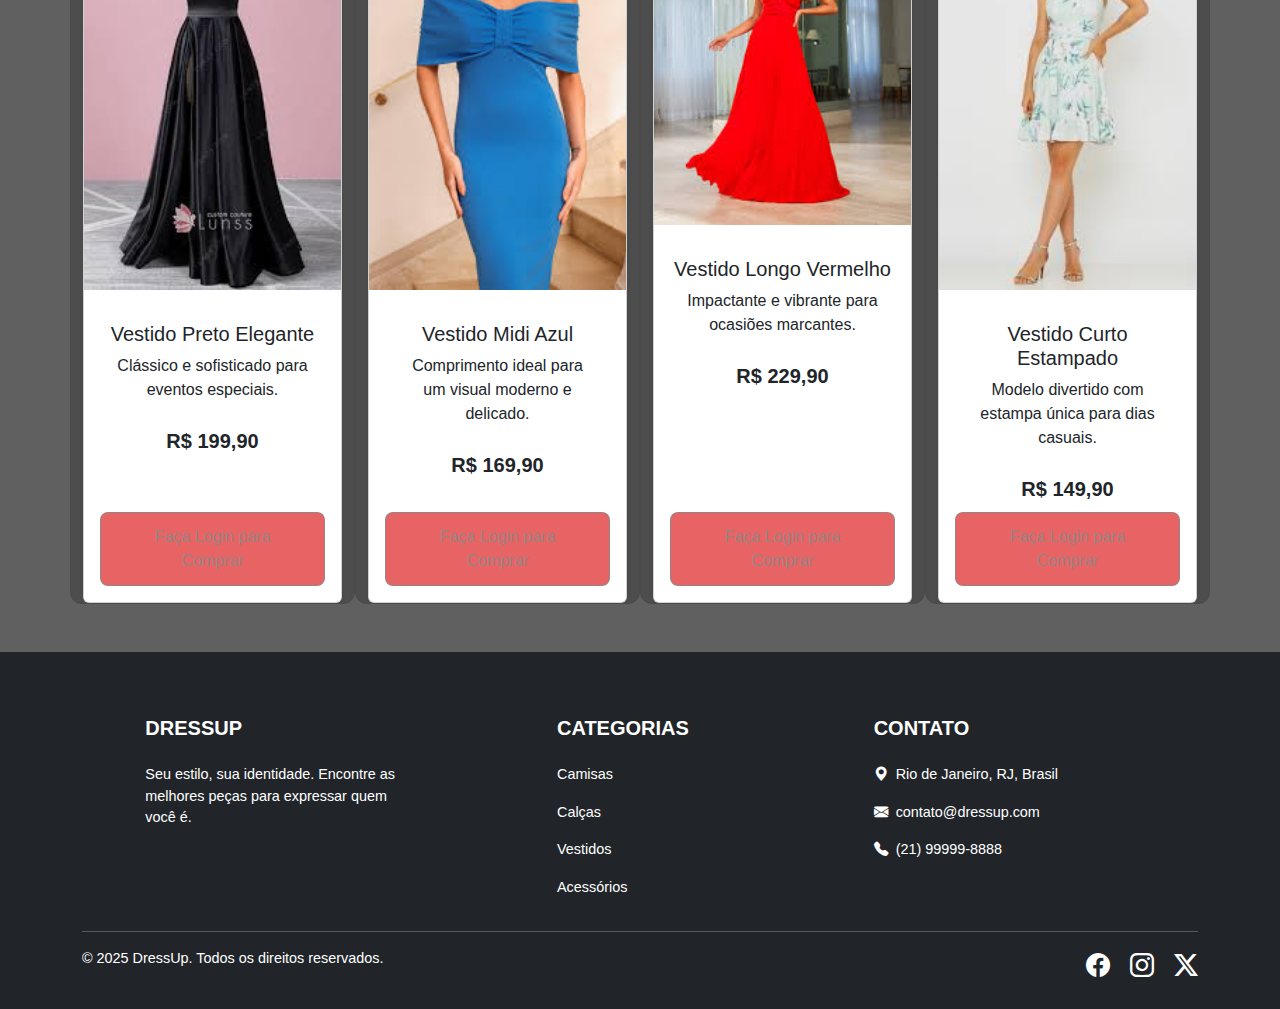
<file: produtos.html>
<!DOCTYPE html>
<html lang="pt-BR">

<head>
  <meta charset="UTF-8">
  <meta http-equiv="X-UA-Compatible" content="IE=edge">
  <meta name="viewport" content="width=device-width, initial-scale=1.0">
  <title>DressUp - Produtos</title>

  <link href="https://cdn.jsdelivr.net/npm/bootstrap@5.3.3/dist/css/bootstrap.min.css" rel="stylesheet"
    integrity="sha384-QWTKZyjpPEjISv5WaRU9OFeRpok6YctnYmDr5pNlyT2bRjXh0JMhjY6hW+ALEwIH" crossorigin="anonymous">

  <link rel="stylesheet" href="css/produtos.css">

  <link rel="stylesheet" href="https://cdn.jsdelivr.net/npm/bootstrap-icons@1.11.3/font/bootstrap-icons.min.css">
</head>

<body>
  <nav class="navbar navbar-expand-lg navbar-dark bg-dark">
    <div class="container">
      <a class="navbar-brand" href="index.html">DressUp</a>

      <button class="navbar-toggler" type="button" data-bs-toggle="collapse" data-bs-target="#navbarNav"
        aria-controls="navbarNav" aria-expanded="false" aria-label="Toggle navigation">
        <span class="navbar-toggler-icon"></span>
      </button>

      <div class="collapse navbar-collapse" id="navbarNav">
        <ul class="navbar-nav ms-auto align-items-center">
          <li class="nav-item">
            <a class="nav-link" href="index.html">Home</a>
          </li>
          <li class="nav-item">
            <a class="nav-link" href="sobre-nos.html">Sobre Nós</a>
          </li>
          <li class="nav-item">
            <a class="nav-link active" aria-current="page" href="produtos.html">Nossos Produtos</a>
          </li>

          <li class="nav-item" id="nav-login">
            <a class="nav-link" href="login.html">Login</a>
          </li>

          <li class="nav-item d-none" id="nav-logout">
            <a class="nav-link" href="#" id="logout-button">Logout</a>
          </li>

          <li class="nav-item d-none" id="nav-cart">
            <a class="nav-link" href="#" data-bs-toggle="modal" data-bs-target="#cartModal">
              <i class="bi bi-cart-fill fs-5"></i>
              <span class="badge rounded-pill bg-danger" id="cart-count">0</span>
            </a>
          </li>
        </ul>
      </div>
    </div>
  </nav>

  <main>
    <section id="home" class="banner text-center text-white py-5">
      <div class="container">
        <h1 class="display-4">Bem-vindo à DressUp</h1>
        <p class="lead">Seu estilo, sua identidade.</p>
      </div>
    </section>

    <section id="produtos" class="py-5">
      <div class="container">
        <h2 class="text-center mb-4">Nossos Produtos</h2>

        <div class="filter d-flex justify-content-center gap-2 mb-5">
          <button data-cat="all" class="btn btn-outline-dark active">Todos</button>
          <button data-cat="camisas" class="btn btn-outline-dark">Camisas</button>
          <button data-cat="calcas" class="btn btn-outline-dark">Calças</button>
          <button data-cat="vestidos" class="btn btn-outline-dark">Vestidos</button>
          <button data-cat="acessorios" class="btn btn-outline-dark">Acessórios</button>
        </div>

<div class="row row-cols-1 row-cols-sm-2 row-cols-md-3 row-cols-lg-4 g-4">

    <div class="col produto-card" data-category="camisas" data-product-id="1" data-name="Camisa Social Branca" data-price="119.90" data-img="imagens/produtos/camisa social branca.webp">
        <div class="card h-100 shadow-sm">
            <img src="imagens/produtos/camisa social branca.webp" class="card-img-top" alt="Camisa Social Branca">
            <div class="card-body d-flex flex-column">
                <h3 class="card-title h5">Camisa Social Branca</h3>
                <p class="card-text">Elegância e estilo para ambientes formais.</p>
                <span class="price fs-5 fw-bold my-2">R$ 119,90</span>
                <button class="btn btn-custom mt-auto add-to-cart-btn">Saiba Mais</button>
            </div>
        </div>
    </div>

    <div class="col produto-card" data-category="camisas" data-product-id="2" data-name="Camisa Social Azul" data-price="129.90" data-img="imagens/produtos/camisa social azul.webp">
        <div class="card h-100 shadow-sm">
            <img src="imagens/produtos/camisa social azul.webp" class="card-img-top" alt="Camisa Social Azul">
            <div class="card-body d-flex flex-column">
                <h3 class="card-title h5">Camisa Social Azul</h3>
                <p class="card-text">Conforto e sofisticação para o trabalho.</p>
                <span class="price fs-5 fw-bold my-2">R$ 129,90</span>
                <button class="btn btn-custom mt-auto add-to-cart-btn">Saiba Mais</button>
            </div>
        </div>
    </div>

    <div class="col produto-card" data-category="camisas" data-product-id="3" data-name="Camisa Polo Preta" data-price="89.90" data-img="imagens/produtos/camisa polo preta.webp">
        <div class="card h-100 shadow-sm">
            <img src="imagens/produtos/camisa polo preta.webp" class="card-img-top" alt="Camisa Polo Preta">
            <div class="card-body d-flex flex-column">
                <h3 class="card-title h5">Camisa Polo Preta</h3>
                <p class="card-text">Estilo casual com toque esportivo.</p>
                <span class="price fs-5 fw-bold my-2">R$ 89,90</span>
                <button class="btn btn-custom mt-auto add-to-cart-btn">Saiba Mais</button>
            </div>
        </div>
    </div>

    <div class="col produto-card" data-category="camisas" data-product-id="4" data-name="Camisa Xadrez Vermelha" data-price="99.90" data-img="imagens/produtos/camisa xadres vermelha.jpg">
        <div class="card h-100 shadow-sm">
            <img src="imagens/produtos/camisa xadres vermelha.jpg" class="card-img-top" alt="Camisa Xadrez Vermelha">
            <div class="card-body d-flex flex-column">
                <h3 class="card-title h5">Camisa Xadrez Vermelha</h3>
                <p class="card-text">Ideal para um visual casual moderno.</p>
                <span class="price fs-5 fw-bold my-2">R$ 99,90</span>
                <button class="btn btn-custom mt-auto add-to-cart-btn">Saiba Mais</button>
            </div>
        </div>
    </div>

    <div class="col produto-card" data-category="camisas" data-product-id="5" data-name="Camisa Listrada Cinza" data-price="109.90" data-img="imagens/produtos/camisa listrada cinza.jpg">
        <div class="card h-100 shadow-sm">
            <img src="imagens/produtos/camisa listrada cinza.jpg" class="card-img-top" alt="Camisa Listrada Cinza">
            <div class="card-body d-flex flex-column">
                <h3 class="card-title h5">Camisa Listrada Cinza</h3>
                <p class="card-text">Design moderno com listras sutis.</p>
                <span class="price fs-5 fw-bold my-2">R$ 109,90</span>
                <button class="btn btn-custom mt-auto add-to-cart-btn">Saiba Mais</button>
            </div>
        </div>
    </div>

    <div class="col produto-card" data-category="calcas" data-product-id="6" data-name="Calça Jeans Skinny" data-price="159.90" data-img="imagens/produtos/calça skinny.jpg">
        <div class="card h-100 shadow-sm">
            <img src="imagens/produtos/calça skinny.jpg" class="card-img-top" alt="Calça Jeans Skinny">
            <div class="card-body d-flex flex-column">
                <h3 class="card-title h5">Calça Jeans Skinny</h3>
                <p class="card-text">Corte moderno e ajuste perfeito para o dia a dia.</p>
                <span class="price fs-5 fw-bold my-2">R$ 159,90</span>
                <button class="btn btn-custom mt-auto add-to-cart-btn">Saiba Mais</button>
            </div>
        </div>
    </div>

    <div class="col produto-card" data-category="calcas" data-product-id="7" data-name="Calça Jeans Reta" data-price="149.90" data-img="imagens/produtos/calça jeans reta.jpg">
        <div class="card h-100 shadow-sm">
            <img src="imagens/produtos/calça jeans reta.jpg" class="card-img-top" alt="Calça Jeans Reta">
            <div class="card-body d-flex flex-column">
                <h3 class="card-title h5">Calça Jeans Reta</h3>
                <p class="card-text">Versátil e confortável para qualquer ocasião.</p>
                <span class="price fs-5 fw-bold my-2">R$ 149,90</span>
                <button class="btn btn-custom mt-auto add-to-cart-btn">Saiba Mais</button>
            </div>
        </div>
    </div>

    <div class="col produto-card" data-category="calcas" data-product-id="8" data-name="Calça de Alfaiataria Preta" data-price="199.90" data-img="imagens/produtos/calça de alfaiataria.jpg">
        <div class="card h-100 shadow-sm">
            <img src="imagens/produtos/calça de alfaiataria.jpg" class="card-img-top" alt="Calça de Alfaiataria Preta">
            <div class="card-body d-flex flex-column">
                <h3 class="card-title h5">Calça de Alfaiataria</h3>
                <p class="card-text">Perfeita para ambientes formais com acabamento sofisticado.</p>
                <span class="price fs-5 fw-bold my-2">R$ 199,90</span>
                <button class="btn btn-custom mt-auto add-to-cart-btn">Saiba Mais</button>
            </div>
        </div>
    </div>

    <div class="col produto-card" data-category="calcas" data-product-id="9" data-name="Calça Cargo Verde" data-price="139.90" data-img="imagens/produtos/calça cargo verde.jpg">
        <div class="card h-100 shadow-sm">
            <img src="imagens/produtos/calça cargo verde.jpg" class="card-img-top" alt="Calça Cargo Verde">
            <div class="card-body d-flex flex-column">
                <h3 class="card-title h5">Calça Cargo Verde</h3>
                <p class="card-text">Funcional e estilosa, com bolsos utilitários.</p>
                <span class="price fs-5 fw-bold my-2">R$ 139,90</span>
                <button class="btn btn-custom mt-auto add-to-cart-btn">Saiba Mais</button>
            </div>
        </div>
    </div>

    <div class="col produto-card" data-category="calcas" data-product-id="10" data-name="Calça de Sarja Bege" data-price="129.90" data-img="imagens/produtos/calça sarja bege.jpg">
        <div class="card h-100 shadow-sm">
            <img src="imagens/produtos/calça sarja bege.jpg" class="card-img-top" alt="Calça de Sarja Bege">
            <div class="card-body d-flex flex-column">
                <h3 class="card-title h5">Calça de Sarja Bege</h3>
                <p class="card-text">Praticidade e conforto para o cotidiano.</p>
                <span class="price fs-5 fw-bold my-2">R$ 129,90</span>
                <button class="btn btn-custom mt-auto add-to-cart-btn">Saiba Mais</button>
            </div>
        </div>
    </div>

    <div class="col produto-card" data-category="acessorios" data-product-id="11" data-name="Cinto de Couro Marrom" data-price="59.90" data-img="imagens/produtos/cinto de couro marrom.jpg">
        <div class="card h-100 shadow-sm">
            <img src="imagens/produtos/cinto de couro marrom.jpg" class="card-img-top" alt="Cinto de Couro Marrom">
            <div class="card-body d-flex flex-column">
                <h3 class="card-title h5">Cinto de Couro Marrom</h3>
                <p class="card-text">Acabamento premium em couro legítimo.</p>
                <span class="price fs-5 fw-bold my-2">R$ 59,90</span>
                <button class="btn btn-custom mt-auto add-to-cart-btn">Saiba Mais</button>
            </div>
        </div>
    </div>

    <div class="col produto-card" data-category="acessorios" data-product-id="12" data-name="Boné Preto Clássico" data-price="49.90" data-img="imagens/produtos/bone preto classico.jpg">
        <div class="card h-100 shadow-sm">
            <img src="imagens/produtos/bone preto classico.jpg" class="card-img-top" alt="Boné Preto Clássico">
            <div class="card-body d-flex flex-column">
                <h3 class="card-title h5">Boné Preto Clássico</h3>
                <p class="card-text">Design atemporal e versátil para qualquer look.</p>
                <span class="price fs-5 fw-bold my-2">R$ 49,90</span>
                <button class="btn btn-custom mt-auto add-to-cart-btn">Saiba Mais</button>
            </div>
        </div>
    </div>

    <div class="col produto-card" data-category="acessorios" data-product-id="13" data-name="Óculos de Sol Retro" data-price="89.90" data-img="imagens/produtos/oculos de sool retro.jpg">
        <div class="card h-100 shadow-sm">
            <img src="imagens/produtos/oculos de sool retro.jpg" class="card-img-top" alt="Óculos de Sol Retro">
            <div class="card-body d-flex flex-column">
                <h3 class="card-title h5">Óculos de Sol Retro</h3>
                <p class="card-text">Proteção e estilo com armação clássica.</p>
                <span class="price fs-5 fw-bold my-2">R$ 89,90</span>
                <button class="btn btn-custom mt-auto add-to-cart-btn">Saiba Mais</button>
            </div>
        </div>
    </div>

    <div class="col produto-card" data-category="acessorios" data-product-id="14" data-name="Relógio Minimalista" data-price="199.90" data-img="imagens/produtos/relogio minimalista.jpg">
        <div class="card h-100 shadow-sm">
            <img src="imagens/produtos/relogio minimalista.jpg" class="card-img-top" alt="Relógio Minimalista">
            <div class="card-body d-flex flex-column">
                <h3 class="card-title h5">Relógio Minimalista</h3>
                <p class="card-text">Design clean que complementa qualquer visual.</p>
                <span class="price fs-5 fw-bold my-2">R$ 199,90</span>
                <button class="btn btn-custom mt-auto add-to-cart-btn">Saiba Mais</button>
            </div>
        </div>
    </div>

    <div class="col produto-card" data-category="acessorios" data-product-id="15" data-name="Pulseira de Couro" data-price="39.90" data-img="imagens/produtos/pulseira de couro.jpg">
        <div class="card h-100 shadow-sm">
            <img src="imagens/produtos/pulseira de couro.jpg" class="card-img-top" alt="Pulseira de Couro">
            <div class="card-body d-flex flex-column">
                <h3 class="card-title h5">Pulseira de Couro</h3>
                <p class="card-text">Detalhe sofisticado para valorizar seu pulso.</p>
                <span class="price fs-5 fw-bold my-2">R$ 39,90</span>
                <button class="btn btn-custom mt-auto add-to-cart-btn">Saiba Mais</button>
            </div>
        </div>
    </div>

    <div class="col produto-card" data-category="vestidos" data-product-id="16" data-name="Vestido Floral Leve" data-price="139.90" data-img="imagens/produtos/vestido flora leve.jpg">
        <div class="card h-100 shadow-sm">
            <img src="imagens/produtos/vestido flora leve.jpg" class="card-img-top" alt="Vestido Floral Leve">
            <div class="card-body d-flex flex-column">
                <h3 class="card-title h5">Vestido Floral Leve</h3>
                <p class="card-text">Estampa delicada e fluida, perfeita para o verão.</p>
                <span class="price fs-5 fw-bold my-2">R$ 139,90</span>
                <button class="btn btn-custom mt-auto add-to-cart-btn">Saiba Mais</button>
            </div>
        </div>
    </div>

    <div class="col produto-card" data-category="vestidos" data-product-id="17" data-name="Vestido Preto Elegante" data-price="199.90" data-img="imagens/produtos/vestido preto elegante.jpg">
        <div class="card h-100 shadow-sm">
            <img src="imagens/produtos/vestido preto elegante.jpg" class="card-img-top" alt="Vestido Preto Elegante">
            <div class="card-body d-flex flex-column">
                <h3 class="card-title h5">Vestido Preto Elegante</h3>
                <p class="card-text">Clássico e sofisticado para eventos especiais.</p>
                <span class="price fs-5 fw-bold my-2">R$ 199,90</span>
                <button class="btn btn-custom mt-auto add-to-cart-btn">Saiba Mais</button>
            </div>
        </div>
    </div>

    <div class="col produto-card" data-category="vestidos" data-product-id="18" data-name="Vestido Midi Azul" data-price="169.90" data-img="imagens/produtos/vestido midi azul.jpg">
        <div class="card h-100 shadow-sm">
            <img src="imagens/produtos/vestido midi azul.jpg" class="card-img-top" alt="Vestido Midi Azul">
            <div class="card-body d-flex flex-column">
                <h3 class="card-title h5">Vestido Midi Azul</h3>
                <p class="card-text">Comprimento ideal para um visual moderno e delicado.</p>
                <span class="price fs-5 fw-bold my-2">R$ 169,90</span>
                <button class="btn btn-custom mt-auto add-to-cart-btn">Saiba Mais</button>
            </div>
        </div>
    </div>

    <div class="col produto-card" data-category="vestidos" data-product-id="19" data-name="Vestido Longo Vermelho" data-price="229.90" data-img="imagens/produtos/vestido longo vermelho.jpg">
        <div class="card h-100 shadow-sm">
            <img src="imagens/produtos/vestido longo vermelho.jpg" class="card-img-top" alt="Vestido Longo Vermelho">
            <div class="card-body d-flex flex-column">
                <h3 class="card-title h5">Vestido Longo Vermelho</h3>
                <p class="card-text">Impactante e vibrante para ocasiões marcantes.</p>
                <span class="price fs-5 fw-bold my-2">R$ 229,90</span>
                <button class="btn btn-custom mt-auto add-to-cart-btn">Saiba Mais</button>
            </div>
        </div>
    </div>

    <div class="col produto-card" data-category="vestidos" data-product-id="20" data-name="Vestido Curto Estampado" data-price="149.90" data-img="imagens/produtos/vestido curto estampado.jpg">
        <div class="card h-100 shadow-sm">
            <img src="imagens/produtos/vestido curto estampado.jpg" class="card-img-top" alt="Vestido Curto Estampado">
            <div class="card-body d-flex flex-column">
                <h3 class="card-title h5">Vestido Curto Estampado</h3>
                <p class="card-text">Modelo divertido com estampa única para dias casuais.</p>
                <span class="price fs-5 fw-bold my-2">R$ 149,90</span>
                <button class="btn btn-custom mt-auto add-to-cart-btn">Saiba Mais</button>
            </div>
        </div>
    </div>

</div>
    </section>
  </main>

  <footer class="bg-dark text-white pt-5 pb-4">
    <div class="container text-center text-md-start">
      <div class="row text-center text-md-start">

        <div class="col-md-3 col-lg-3 col-xl-3 mx-auto mt-3">
          <h5 class="text-uppercase mb-4 fw-bold" style="color: var(--cor-destaque);">DressUp</h5>
          <p>Seu estilo, sua identidade. Encontre as melhores peças para expressar quem você é.</p>
        </div>

        <div class="col-md-2 col-lg-2 col-xl-2 mx-auto mt-3">
          <h5 class="text-uppercase mb-4 fw-bold">Categorias</h5>
          <p><a href="#" class="text-white" style="text-decoration: none;">Camisas</a></p>
          <p><a href="#" class="text-white" style="text-decoration: none;">Calças</a></p>
          <p><a href="#" class="text-white" style="text-decoration: none;">Vestidos</a></p>
          <p><a href="#" class="text-white" style="text-decoration: none;">Acessórios</a></p>
        </div>

        <div class="col-md-4 col-lg-3 col-xl-3 mx-auto mt-3">
          <h5 class="text-uppercase mb-4 fw-bold">Contato</h5>
          <p><i class="bi bi-geo-alt-fill me-2"></i>Rio de Janeiro, RJ, Brasil</p>
          <p><i class="bi bi-envelope-fill me-2"></i>contato@dressup.com</p>
          <p><i class="bi bi-telephone-fill me-2"></i>(21) 99999-8888</p>
        </div>

      </div>

      <hr class="my-3">

      <div class="row align-items-center">
        <div class="col-md-7 col-lg-8">
          <p>&copy; 2025 DressUp. Todos os direitos reservados.</p>
        </div>
        <div class="col-md-5 col-lg-4">
          <div class="text-center text-md-end">
            <a href="#" class="text-white me-3"><i class="bi bi-facebook h4"></i></a>
            <a href="#" class="text-white me-3"><i class="bi bi-instagram h4"></i></a>
            <a href="#" class="text-white"><i class="bi bi-twitter-x h4"></i></a>
          </div>
        </div>
      </div>
    </div>
  </footer>

  <div class="modal fade" id="cartModal" tabindex="-1">
    <div class="modal-dialog modal-lg">
      <div class="modal-content">
        <div class="modal-header">
          <h5 class="modal-title">Meu Carrinho</h5>
          <button type="button" class="btn-close" data-bs-dismiss="modal"></button>
        </div>
        <div class="modal-body" id="cart-items"></div>
        <div class="modal-footer">
          <p class="me-auto fs-5">Total: <strong id="cart-total">R$ 0,00</strong></p>
          <button type="button" class="btn btn-secondary" data-bs-dismiss="modal">Continuar Comprando</button>
          <button type="button" class="btn btn-success" id="clear-cart-btn">Limpar Carrinho</button>
        </div>
      </div>
    </div>
  </div>

  <script type="module">
    import { isUserLoggedIn, getLoggedInUser, logout, getCart, saveCart } from './js/auth.js';

    // --- LÓGICA DE FILTRO (SEU CÓDIGO ORIGINAL) ---
    const filterButtons = document.querySelectorAll('.filter button');
    const productCards = document.querySelectorAll('.produto-card');

    filterButtons.forEach(btn => {
      btn.addEventListener('click', () => {
        document.querySelector('.filter button.active').classList.remove('active');
        btn.classList.add('active');
        const cat = btn.dataset.cat;
        productCards.forEach(card => {
          card.style.display = (cat === 'all' || card.dataset.category === cat) ? 'block' : 'none';
        });
      });
    });

    // --- NOVA LÓGICA DE LOGIN E CARRINHO ---
    function updateUserUI() {
      if (isUserLoggedIn()) {
        const user = getLoggedInUser();
        // Atualiza UI para estado "logado"
        document.getElementById('nav-login').classList.add('d-none');
        document.getElementById('nav-logout').classList.remove('d-none');
        document.getElementById('nav-cart').classList.remove('d-none');
        document.getElementById('logout-button').addEventListener('click', (e) => {
          e.preventDefault();
          logout();
        });

        // Altera botões dos produtos
        document.querySelectorAll('.add-to-cart-btn').forEach(btn => {
          btn.textContent = 'Adicionar ao Carrinho';
          btn.disabled = false;
          btn.title = '';
        });
      } else {
        // Atualiza UI para estado "deslogado"
        document.querySelectorAll('.add-to-cart-btn').forEach(btn => {
          btn.textContent = 'Faça Login para Comprar';
          btn.disabled = true;
          btn.title = 'Você precisa estar logado para adicionar itens ao carrinho.';
        });
      }
      updateCartIcon();
    }

    function handleAddToCart(event) {
      if (!isUserLoggedIn()) {
        alert('Por favor, faça login para adicionar produtos ao carrinho.');
        return;
      }

      const card = event.target.closest('.produto-card');
      const productId = card.dataset.productId;
      const name = card.dataset.name;
      const price = parseFloat(card.dataset.price);
      const img = card.dataset.img;

      let cart = getCart();
      const existingItem = cart.find(item => item.id === productId);

      if (existingItem) {
        existingItem.quantity++;
      } else {
        cart.push({ id: productId, name, price, img, quantity: 1 });
      }

      saveCart(cart);
      updateCartIcon();
      alert(`${name} foi adicionado ao carrinho!`);
    }

    function updateCartIcon() {
      const cart = getCart();
      const totalItems = cart.reduce((sum, item) => sum + item.quantity, 0);
      document.getElementById('cart-count').textContent = totalItems;
    }

    function displayCartItems() {
      const cart = getCart();
      const cartItemsContainer = document.getElementById('cart-items');
      const cartTotalElement = document.getElementById('cart-total');
      cartItemsContainer.innerHTML = '';
      let total = 0;

      if (cart.length === 0) {
        cartItemsContainer.innerHTML = '<p>Seu carrinho está vazio.</p>';
      } else {
        cart.forEach(item => {
          cartItemsContainer.innerHTML += `
                    <div class="d-flex justify-content-between align-items-center mb-3">
                        <img src="${item.img}" width="50" class="rounded">
                        <div>
                            <h6 class="my-0">${item.name}</h6>
                            <small class="text-muted">Qtd: ${item.quantity}</small>
                        </div>
                        <span class="text-muted">R$ ${(item.price * item.quantity).toFixed(2).replace('.', ',')}</span>
                    </div>`;
          total += item.price * item.quantity;
        });
      }
      cartTotalElement.textContent = `R$ ${total.toFixed(2).replace('.', ',')}`;
    }

    // --- INICIALIZAÇÃO DA PÁGINA ---
    document.addEventListener('DOMContentLoaded', () => {
      updateUserUI();

      // Adiciona listener para todos os botões de adicionar ao carrinho
      document.querySelectorAll('.add-to-cart-btn').forEach(btn => {
        btn.addEventListener('click', handleAddToCart);
      });

      // Atualiza o modal sempre que ele for aberto
      document.getElementById('cartModal').addEventListener('show.bs.modal', displayCartItems);

      // Limpa o carrinho
      document.getElementById('clear-cart-btn').addEventListener('click', () => {
        if (confirm('Tem certeza que deseja limpar o carrinho?')) {
          saveCart([]);
          updateCartIcon();
          displayCartItems();
        }
      });
    });
  </script>
  <script src="https://cdn.jsdelivr.net/npm/bootstrap@5.3.3/dist/js/bootstrap.bundle.min.js"></script>


</body>

</html>
</file>
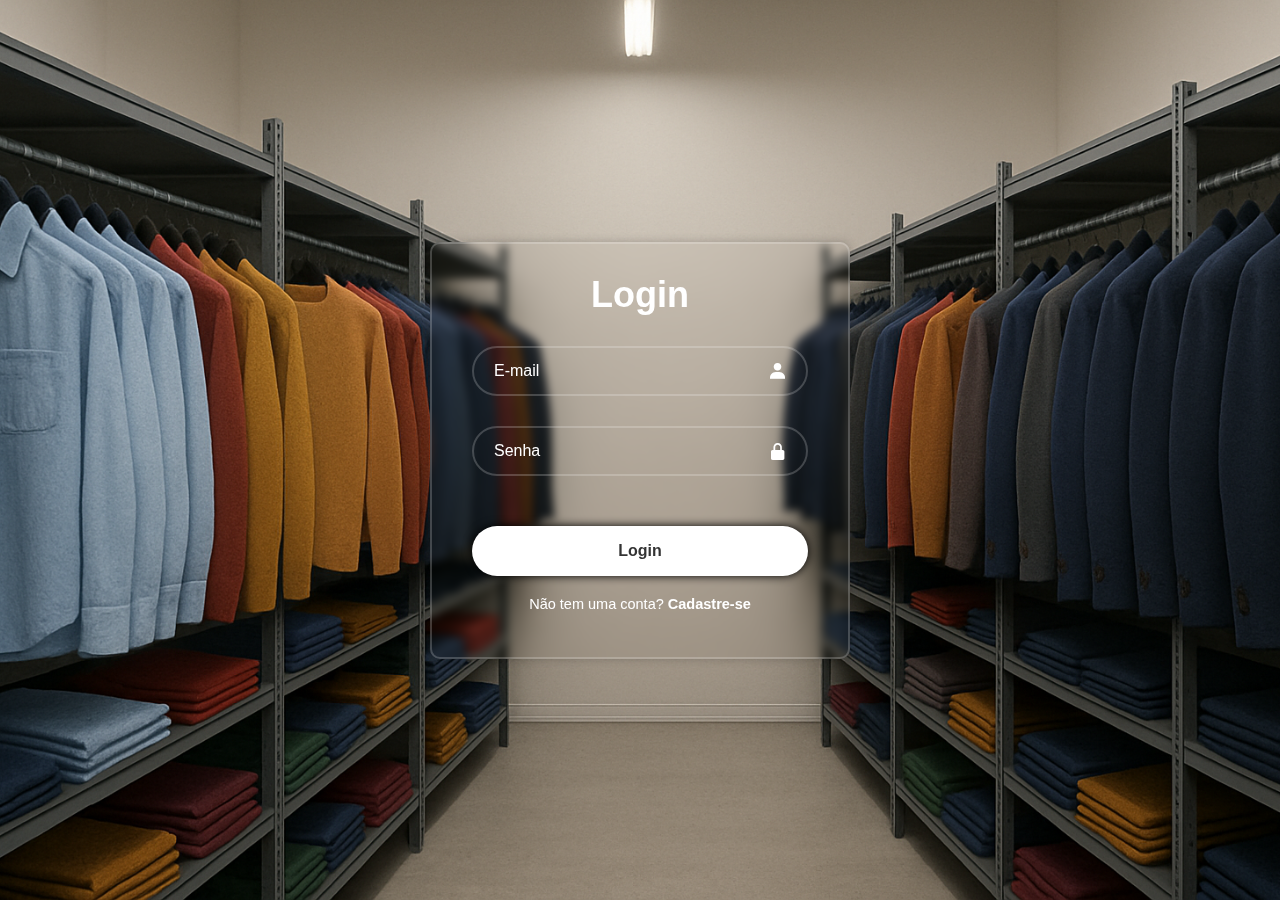
<file: TELA-LOGIN-PAULO.html>
<!DOCTYPE html>
<html lang="pt-br">

<head>
    <meta charset="UTF-8">
    <meta name="viewport" content="width=device-width, initial-scale=1.0">
    <link href='https://unpkg.com/boxicons@2.1.4/css/boxicons.min.css' rel='stylesheet'>
    <title>Dress Up Login</title>
    <style>
        /* Mantendo o seu CSS original, com pequenos ajustes */
        * {
            margin: 0;
            padding: 0;
            box-sizing: border-box;
        }

        body {
            display: flex;
            font-family: 'Arial Narrow Bold', sans-serif;
            justify-content: center;
            align-items: center;
            min-height: 100vh;
            background: url(./imagens/foto-fundo2.png) center/cover no-repeat;
        }

        .container {
            width: 420px;
            background-color: transparent;
            border: 2px solid rgba(255, 255, 255, .2);
            color: #fff;
            padding: 30px 40px;
            box-shadow: 0 0 10px rgba(0, 0, 0, 0.2);
            backdrop-filter: blur(4px);
            border-radius: 10px;
        }

        .container h1 {
            font-size: 36px;
            text-align: center;
            color: #fff;
            font-weight: bold;
        }

        .input-box {
            position: relative;
            width: 100%;
            height: 50px;
            margin: 30px 0;
        }

        .input-box input {
            width: 100%;
            height: 100%;
            background-color: transparent;
            border-radius: 40px;
            border: 2px solid rgba(255, 255, 255, .2);
            outline: none;
            font-size: 16px;
            color: #fff;
            padding: 20px 45px 20px 20px;
        }

        .input-box input::placeholder {
            color: #fff;
        }

        .input-box i {
            position: absolute;
            right: 20px;
            font-size: 20px;
            top: 50%;
            transform: translateY(-50%);
        }

        .login-btn {
            width: 100%;
            height: 50px;
            background-color: #ffffff;
            border: none;
            border-radius: 40px;
            cursor: pointer;
            font-size: 16px;
            color: #333;
            font-weight: 600;
            box-shadow: 0 0 10px rgba(0, 0, 0.1);
            margin-top: 20px;
        }

        .register-link {
            font-size: 14.5px;
            text-align: center;
            margin: 20px 0 15px;
        }

        .register-link p a {
            color: #fff;
            text-decoration: none;
            font-weight: 600;
        }

        .register-link p a:hover {
            text-decoration: underline;
        }
    </style>
</head>

<body>
    <main class="container">
        <form id="loginForm">
            <h1>Login</h1>
            <div class="input-box">
                <input type="email" id="email" placeholder="E-mail" required>
                <i class='bx bxs-user'></i>
            </div>
            <div class="input-box">
                <input type="password" id="senha" placeholder="Senha" required>
                <i class='bx bxs-lock-alt'></i>
            </div>
            <button type="submit" class="login-btn">Login</button>
            <div class="register-link">
                <p>Não tem uma conta? <a href="CADASTRO-RICARDO.html">Cadastre-se</a></p>
            </div>
        </form>
    </main>

    <script>
        document.getElementById('loginForm').addEventListener('submit', function (event) {
            event.preventDefault();

            // Usamos .trim() para remover espaços em branco acidentais
            const email = document.getElementById('email').value.trim();
            const senha = document.getElementById('senha').value.trim();

            if (!email || !senha) {
                alert('Por favor, preencha ambos os campos.');
                return;
            }

            const users = JSON.parse(localStorage.getItem('users')) || [];

            // PASSO 1: Encontrar o usuário APENAS pelo e-mail
            const userByEmail = users.find(user => user.email === email);

            if (!userByEmail) {
                // Se não encontrou o e-mail, o usuário não existe.
                alert('Usuário não encontrado. Verifique o e-mail ou cadastre-se.');
            } else {
                // PASSO 2: Se encontrou o e-mail, AGORA verifica a senha.
                if (userByEmail.senha === senha) {
                    // Sucesso! A senha corresponde.
                    sessionStorage.setItem('loggedInUser', JSON.stringify(userByEmail));
                    alert('Login bem-sucedido! Bem-vindo(a), ' + userByEmail.nome + '!');
                    window.location.href = 'PRODUTOS-MARLON.html'; // Redireciona para a página de produtos
                } else {
                    // O e-mail está certo, mas a senha está errada.
                    alert('Senha incorreta. Por favor, tente novamente.');
                }
            }
        });
    </script>
</body>

</html>
</file>
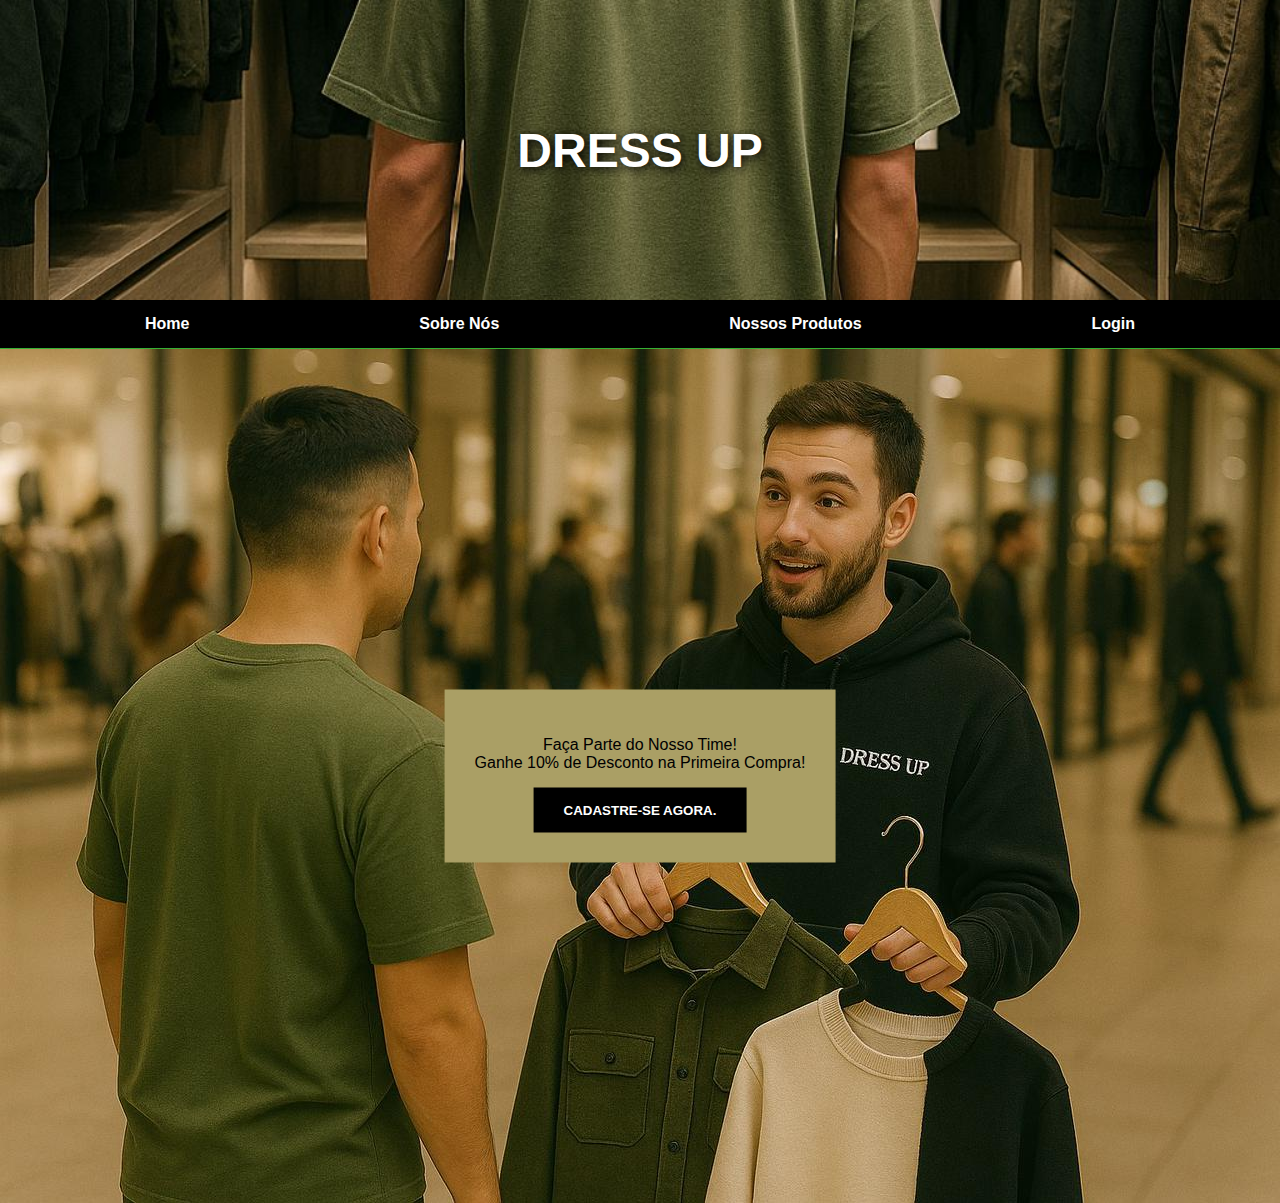
<file: projeto-front-end-DressUp/INDEX-PAULO.html>
<!DOCTYPE html>
<html lang="PT-BR">

<head>
  <meta charset="UTF-8">
  <meta name="viewport" content="width=device-width, initial-scale=1.0">
  <title>DRESS UP</title>
  <link rel="stylesheet" href="css/index.css">

</head>

<body>

  <div class="banner">

    <h1>DRESS UP</h1>
    <br>
  </div>


  <nav class="navbar">
    <ul class="nav-list">
      <li><a href="#">Home</a></li>
      <li><a href="SOBRE-NOS-JOAO.HTML">Sobre Nós</a></li>
      <li><a href="PRODUTOS-MARLON.html">Nossos Produtos</a></li>
      <li><a href="TELA-LOGIN-PAULO.html">Login</a> </li>

    </ul>
  </nav>


  <!-- test -->


  <div class="container">
    <img src="imagens/foto-fundo-2.jpg" alt="Imagem de fundo" class="foto-fundo-2">
    <div class="caixa-cadastro">
      <p>Faça Parte do Nosso Time! <br>Ganhe 10% de Desconto na Primeira Compra! </p>
      <button><a href="CADASTRO-RICARDO.html">CADASTRE-SE AGORA.</a></button>
    </div>
  </div>








</body>

</html>
</file>
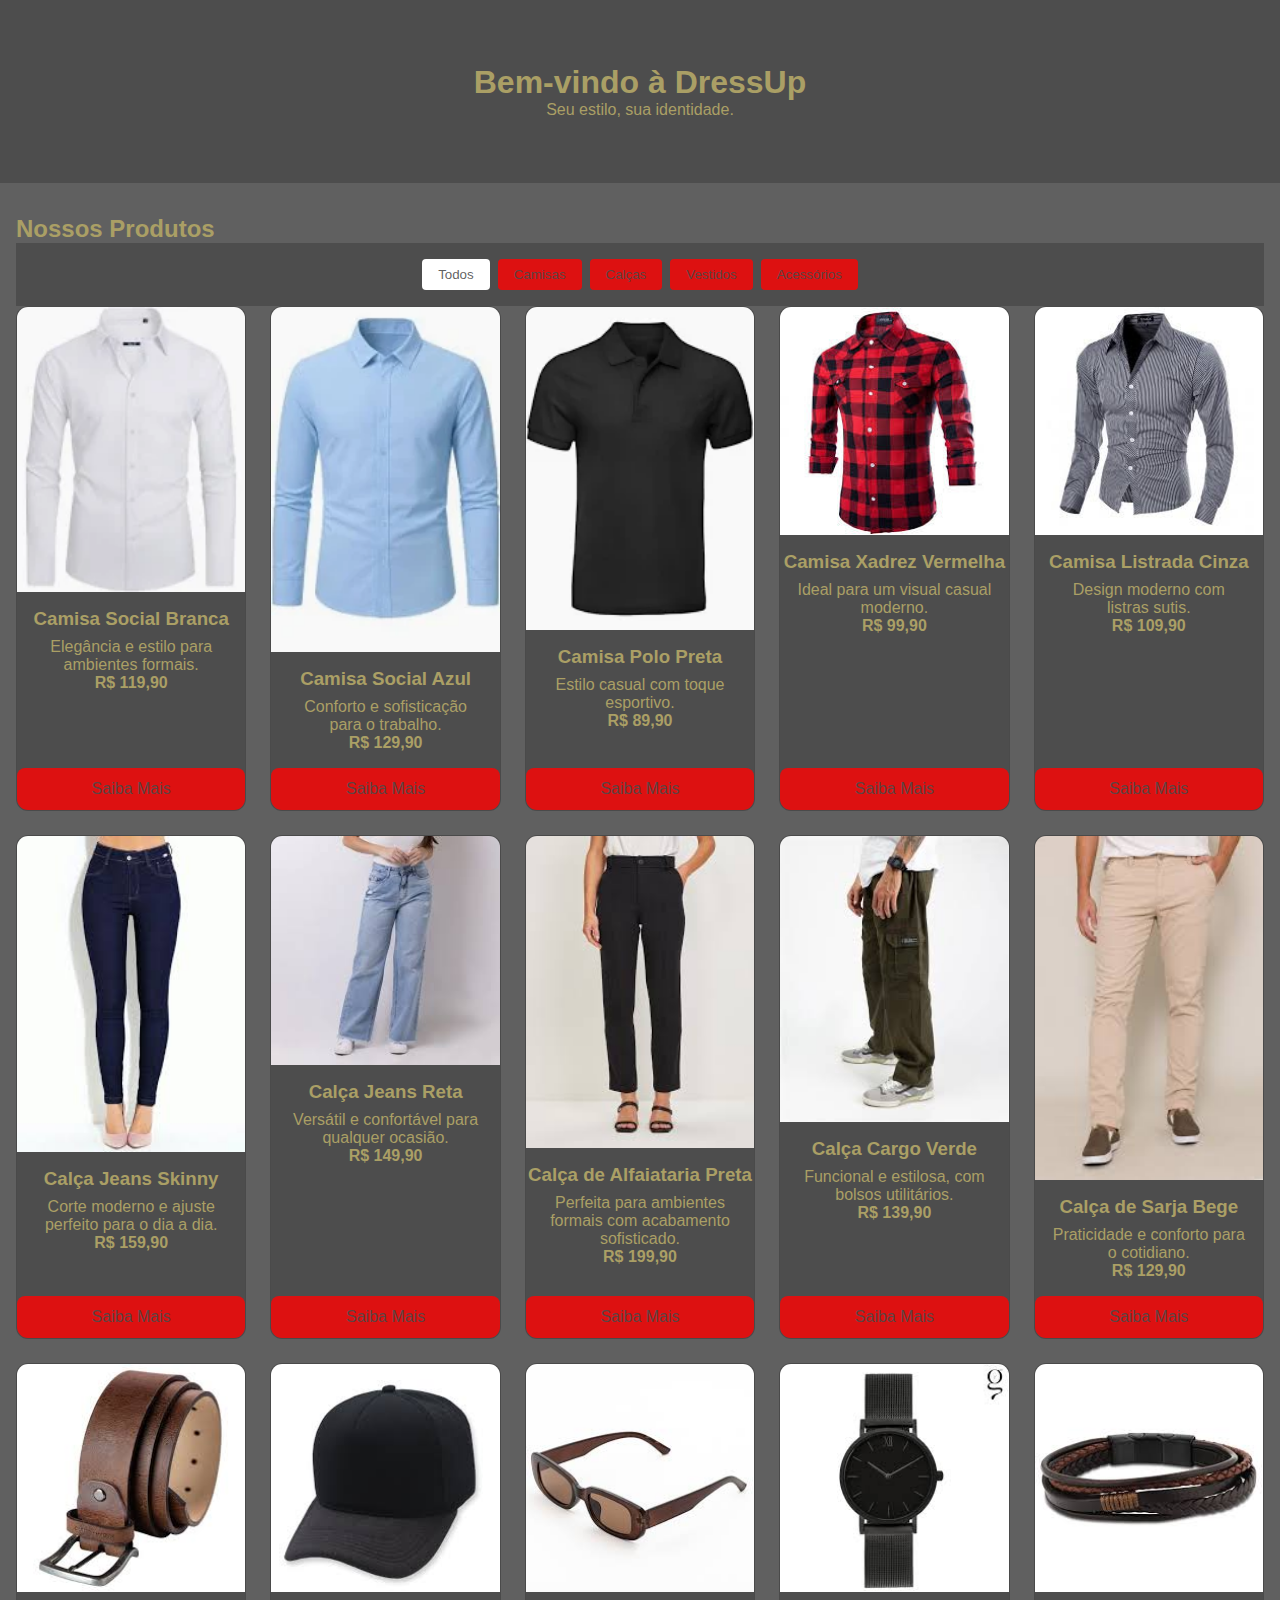
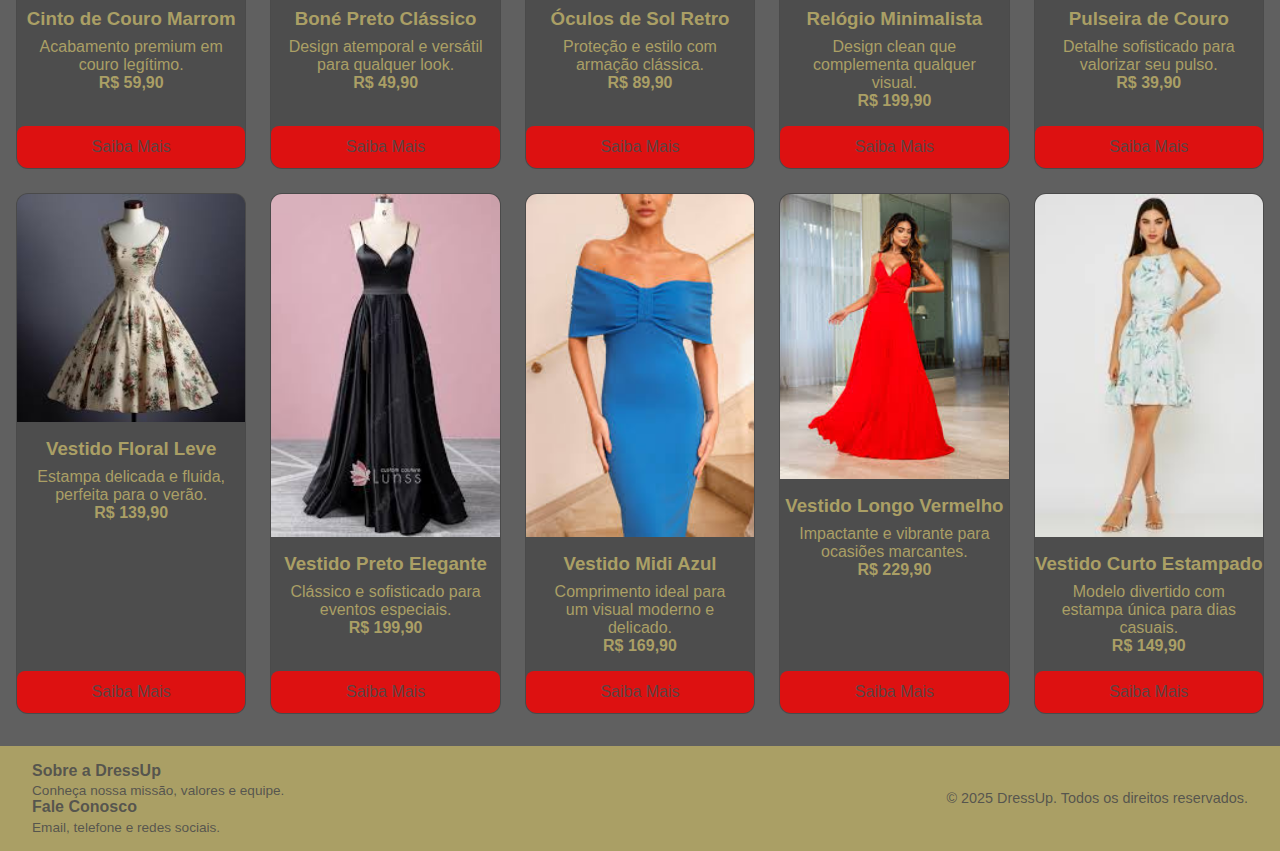
<file: projeto-front-end-DressUp/PRODUTOS-MARLON.html>
<!DOCTYPE html>
<html lang="pt-BR">
<head>
  <meta charset="UTF-8">
  <meta http-equiv="X-UA-Compatible" content="IE=edge">
  <meta name="viewport" content="width=device-width, initial-scale=1.0">
  <title>DressUp - Produtos</title>
  <link rel="stylesheet" href="css/produtos.css">
</head>

<body>
  <main>
    <section id="home" class="banner">
      <h1>Bem-vindo à DressUp</h1>
      <p>Seu estilo, sua identidade.</p>
    </section>
    <section id="produtos" class="produtos">
      <h2>Nossos Produtos</h2>
      <!-- Filtro de categorias -->
      <div class="filter">
        <button data-cat="all" class="active">Todos</button>
        <button data-cat="camisas">Camisas</button>
        <button data-cat="calcas">Calças</button>
        <button data-cat="vestidos">Vestidos</button>
        <button data-cat="acessorios">Acessórios</button>
      </div>

      <div class="grid">
        <!-- Categoria: Camisas -->
        <article class="produto-card" data-category="camisas">
          <img src="imagens/produtos/camisa social branca.webp" alt="Camisa Social Branca">
          <h3>Camisa Social Branca</h3>
          <p>Elegância e estilo para ambientes formais.</p>
          <span class="price">R$ 119,90</span>
          <a href="#" class="btn">Saiba Mais</a>
        </article>

        <article class="produto-card" data-category="camisas">
          <img src="imagens/produtos/camisa social azul.webp" alt="Camisa Social Azul">
          <h3>Camisa Social Azul</h3>
          <p>Conforto e sofisticação para o trabalho.</p>
          <span class="price">R$ 129,90</span>
          <a href="#" class="btn">Saiba Mais</a>
        </article>

        <article class="produto-card" data-category="camisas">
          <img src="imagens/produtos/camisa polo preta.webp" alt="Camisa Polo Preta">
          <h3>Camisa Polo Preta</h3>
          <p>Estilo casual com toque esportivo.</p>
          <span class="price">R$ 89,90</span>
          <a href="#" class="btn">Saiba Mais</a>
        </article>

        <article class="produto-card" data-category="camisas">
          <img src="imagens/produtos/camisa xadres vermelha.jpg" alt="Camisa Xadrez Vermelha">
          <h3>Camisa Xadrez Vermelha</h3>
          <p>Ideal para um visual casual moderno.</p>
          <span class="price">R$ 99,90</span>
          <a href="#" class="btn">Saiba Mais</a>
        </article>

        <article class="produto-card" data-category="camisas">
          <img src="imagens/produtos/camisa listrada cinza.jpg" alt="Camisa Listrada Cinza">
          <h3>Camisa Listrada Cinza</h3>
          <p>Design moderno com listras sutis.</p>
          <span class="price">R$ 109,90</span>
          <a href="#" class="btn">Saiba Mais</a>
        </article>

        <!-- Categoria: Calças -->
        <article class="produto-card" data-category="calcas">
          <img src="imagens/produtos/calça skinny.jpg" alt="Calça Jeans Skinny">
          <h3>Calça Jeans Skinny</h3>
          <p>Corte moderno e ajuste perfeito para o dia a dia.</p>
          <span class="price">R$ 159,90</span>
          <a href="#" class="btn">Saiba Mais</a>
        </article>

        <article class="produto-card" data-category="calcas">
          <img src="imagens/produtos/calça jeans reta.jpg" alt="Calça Jeans Reta">
          <h3>Calça Jeans Reta</h3>
          <p>Versátil e confortável para qualquer ocasião.</p>
          <span class="price">R$ 149,90</span>
          <a href="#" class="btn">Saiba Mais</a>
        </article>

        <article class="produto-card" data-category="calcas">
          <img src="imagens/produtos/calça de alfaiataria.jpg" alt="Calça de Alfaiataria Preta">
          <h3>Calça de Alfaiataria Preta</h3>
          <p>Perfeita para ambientes formais com acabamento sofisticado.</p>
          <span class="price">R$ 199,90</span>
          <a href="#" class="btn">Saiba Mais</a>
        </article>

        <article class="produto-card" data-category="calcas">
          <img src="imagens/produtos/calça cargo verde.jpg" alt="Calça Cargo Verde">
          <h3>Calça Cargo Verde</h3>
          <p>Funcional e estilosa, com bolsos utilitários.</p>
          <span class="price">R$ 139,90</span>
          <a href="#" class="btn">Saiba Mais</a>
        </article>

        <article class="produto-card" data-category="calcas">
          <img src="imagens/produtos/calça sarja bege.jpg" alt="Calça de Sarja Bege">
          <h3>Calça de Sarja Bege</h3>
          <p>Praticidade e conforto para o cotidiano.</p>
          <span class="price">R$ 129,90</span>
          <a href="#" class="btn">Saiba Mais</a>
        </article>

        <!-- Categoria: Acessórios -->
        <article class="produto-card" data-category="acessorios">
          <img src="imagens/produtos/cinto de couro marrom.jpg" alt="Cinto de Couro Marrom">
          <h3>Cinto de Couro Marrom</h3>
          <p>Acabamento premium em couro legítimo.</p>
          <span class="price">R$ 59,90</span>
          <a href="#" class="btn">Saiba Mais</a>
        </article>

        <article class="produto-card" data-category="acessorios">
          <img src="imagens/produtos/bone preto classico.jpg" alt="Boné Preto Clássico">
          <h3>Boné Preto Clássico</h3>
          <p>Design atemporal e versátil para qualquer look.</p>
          <span class="price">R$ 49,90</span>
          <a href="#" class="btn">Saiba Mais</a>
        </article>

        <article class="produto-card" data-category="acessorios">
          <img src="imagens/produtos/oculos de sool retro.jpg" alt="Óculos de Sol Retro">
          <h3>Óculos de Sol Retro</h3>
          <p>Proteção e estilo com armação clássica.</p>
          <span class="price">R$ 89,90</span>
          <a href="#" class="btn">Saiba Mais</a>
        </article>

        <article class="produto-card" data-category="acessorios">
          <img src="imagens/produtos/relogio minimalista.jpg" alt="Relógio Minimalista">
          <h3>Relógio Minimalista</h3>
          <p>Design clean que complementa qualquer visual.</p>
          <span class="price">R$ 199,90</span>
          <a href="#" class="btn">Saiba Mais</a>
        </article>

        <article class="produto-card" data-category="acessorios">
          <img src="imagens/produtos/pulseira de couro.jpg" alt="Pulseira de Couro">
          <h3>Pulseira de Couro</h3>
          <p>Detalhe sofisticado para valorizar seu pulso.</p>
          <span class="price">R$ 39,90</span>
          <a href="#" class="btn">Saiba Mais</a>
        </article>

        <!-- Categoria: Vestidos -->
        <article class="produto-card" data-category="vestidos">
          <img src="imagens/produtos/vestido flora leve.jpg" alt="Vestido Floral Leve">
          <h3>Vestido Floral Leve</h3>
          <p>Estampa delicada e fluida, perfeita para o verão.</p>
          <span class="price">R$ 139,90</span>
          <a href="#" class="btn">Saiba Mais</a>
        </article>

        <article class="produto-card" data-category="vestidos">
          <img src="imagens/produtos/vestido preto elegante.jpg" alt="Vestido Preto Elegante">
          <h3>Vestido Preto Elegante</h3>
          <p>Clássico e sofisticado para eventos especiais.</p>
          <span class="price">R$ 199,90</span>
          <a href="#" class="btn">Saiba Mais</a>
        </article>

        <article class="produto-card" data-category="vestidos">
          <img src="imagens/produtos/vestido midi azul.jpg" alt="Vestido Midi Azul">
          <h3>Vestido Midi Azul</h3>
          <p>Comprimento ideal para um visual moderno e delicado.</p>
          <span class="price">R$ 169,90</span>
          <a href="#" class="btn">Saiba Mais</a>
        </article>

        <article class="produto-card" data-category="vestidos">
          <img src="imagens/produtos/vestido longo vermelho.jpg" alt="Vestido Longo Vermelho">
          <h3>Vestido Longo Vermelho</h3>
          <p>Impactante e vibrante para ocasiões marcantes.</p>
          <span class="price">R$ 229,90</span>
          <a href="#" class="btn">Saiba Mais</a>
        </article>

        <article class="produto-card" data-category="vestidos">
          <img src="imagens/produtos/vestido curto estampado.jpg" alt="Vestido Curto Estampado">
          <h3>Vestido Curto Estampado</h3>
          <p>Modelo divertido com estampa única para dias casuais.</p>
          <span class="price">R$ 149,90</span>
          <a href="#" class="btn">Saiba Mais</a>
        </article>
      </div>
    </section>

  </main>

  <footer>
    <div class="footer-secoes">
      <section id="sobre" class="sobre">
        <h2>Sobre a DressUp</h2>
        <p>Conheça nossa missão, valores e equipe.</p>
      </section>

      <section id="contato" class="contato">
        <h2>Fale Conosco</h2>
        <p>Email, telefone e redes sociais.</p>
      </section>
    </div>

    <p class="copy">&copy; 2025 DressUp. Todos os direitos reservados.</p>
  </footer>

  <script>
    // Filtrar produtos por categoria
    const buttons = document.querySelectorAll('.filter button');
    const cards = document.querySelectorAll('.produto-card');
    buttons.forEach(btn => {
      btn.addEventListener('click', () => {
        // ativa botão
        buttons.forEach(b => b.classList.remove('active'));
        btn.classList.add('active');
        const cat = btn.dataset.cat;
        cards.forEach(card => {
          card.style.display = (cat === 'all' || card.dataset.category === cat) ? 'flex' : 'none';
        });
      });
    });
  </script>
</body>

</html>
</file>
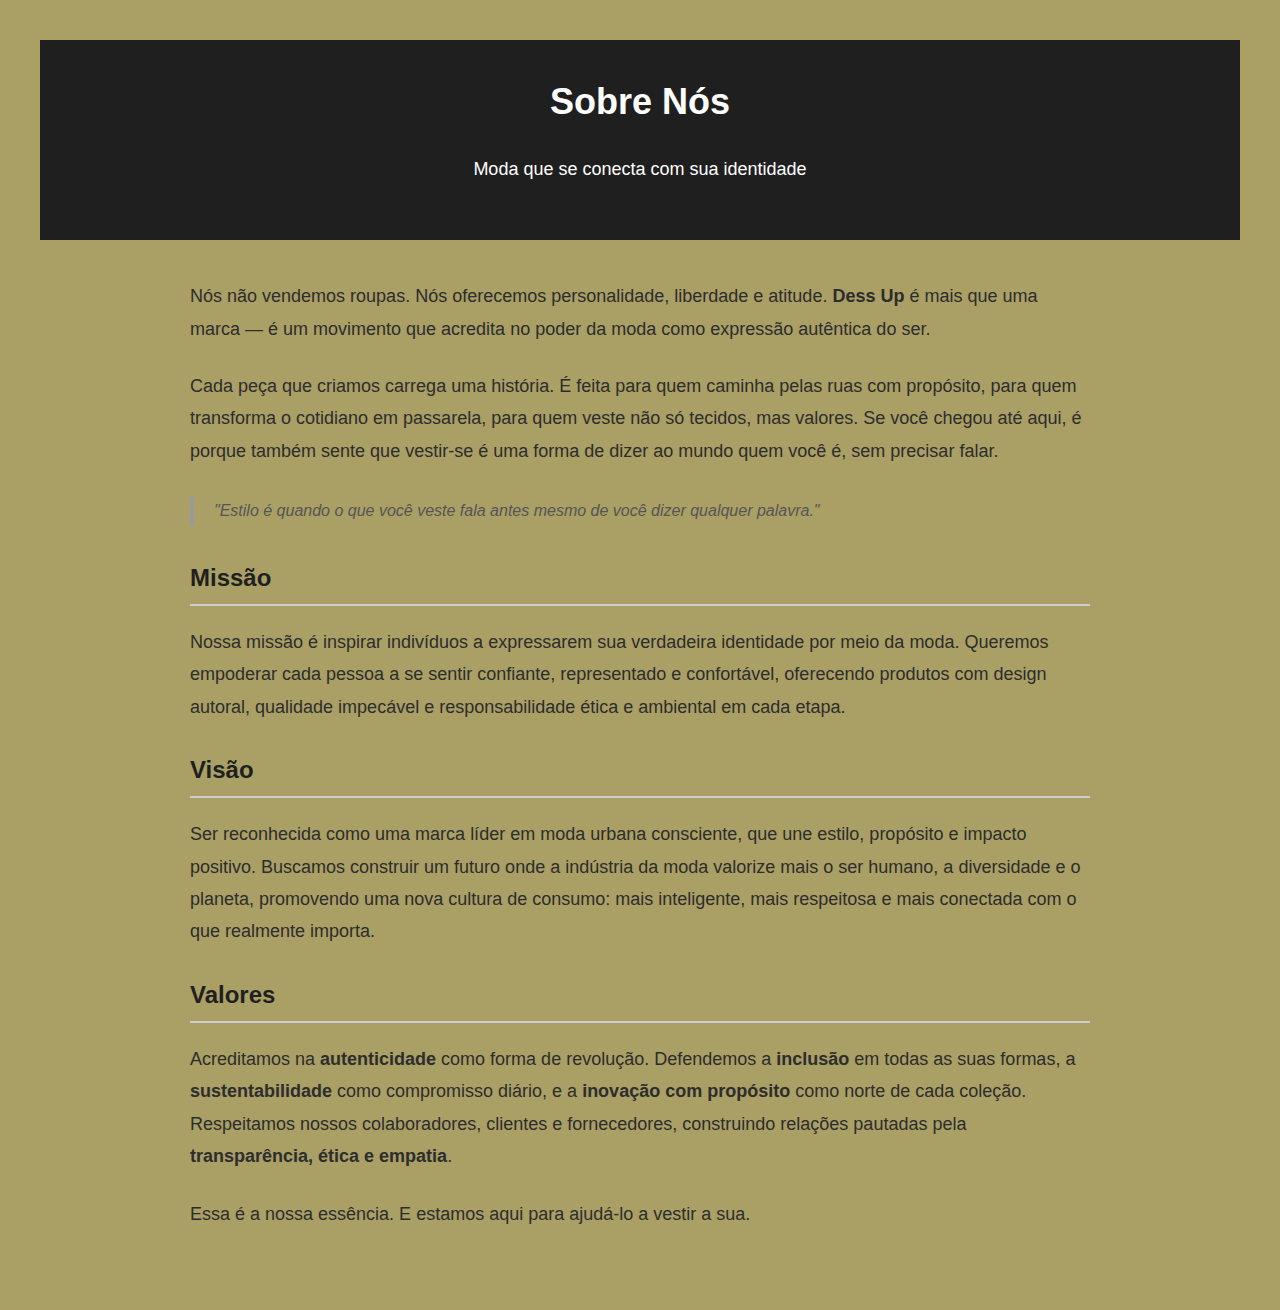
<file: projeto-front-end-DressUp/SOBRE-NOS-JOAO.html>
<!DOCTYPE html>
<html lang="en">
<head>
    <meta charset="UTF-8">
    <meta name="viewport" content="width=device-width, initial-scale=1.0">
    <title>Sobre a DressUp</title>
    <link rel="stylesheet" href="css/sobrenos.css">
</head>
<body>

    <header>
        <h1>Sobre Nós</h1>
        <p>Moda que se conecta com sua identidade</p>
    </header>

    <section>
        <p>
            Nós não vendemos roupas. Nós oferecemos personalidade, liberdade e atitude. <strong>Dess Up</strong> é
            mais que uma marca — é um movimento que acredita no poder da moda como expressão autêntica do ser.
        </p>

        <p>
            Cada peça que criamos carrega uma história. É feita para quem caminha pelas ruas com propósito, para
            quem transforma o cotidiano em passarela, para quem veste não só tecidos, mas valores. Se você chegou
            até aqui, é porque também sente que vestir-se é uma forma de dizer ao mundo quem você é, sem precisar
            falar.
        </p>

        <div class="quote">
            "Estilo é quando o que você veste fala antes mesmo de você dizer qualquer palavra."
        </div>

        <h2>Missão</h2>
        <p>
            Nossa missão é inspirar indivíduos a expressarem sua verdadeira identidade por meio da moda. Queremos
            empoderar cada pessoa a se sentir confiante, representado e confortável, oferecendo produtos com design
            autoral, qualidade impecável e responsabilidade ética e ambiental em cada etapa.
        </p>

        <h2>Visão</h2>
        <p>
            Ser reconhecida como uma marca líder em moda urbana consciente, que une estilo, propósito e impacto
            positivo. Buscamos construir um futuro onde a indústria da moda valorize mais o ser humano, a
            diversidade e o planeta, promovendo uma nova cultura de consumo: mais inteligente, mais respeitosa e
            mais conectada com o que realmente importa.
        </p>

        <h2>Valores</h2>
        <p>
            Acreditamos na <strong>autenticidade</strong> como forma de revolução. Defendemos a
            <strong>inclusão</strong> em todas as suas formas, a <strong>sustentabilidade</strong> como compromisso
            diário, e a <strong>inovação com propósito</strong> como norte de cada coleção. Respeitamos nossos
            colaboradores, clientes e fornecedores, construindo relações pautadas pela <strong>transparência, ética
                e empatia</strong>.
        </p>

        <p>
            Essa é a nossa essência. E estamos aqui para ajudá-lo a vestir a sua.
        </p>
    </section>

</body>

</html>
</file>
<file: css/index.css>
/* css/home.css */

/* Definição da paleta de cores para consistência */
:root {
  --cor-destaque: #aa9f65;
  --cor-fundo: #ffffff;
  --cor-texto-escuro: #212529;
  --cor-cinza: #4b4b4be1;
}

body {
  background-color: var(--cor-fundo);
  /* ADICIONADO: Espaçamento no topo para a navbar fixa não cobrir o conteúdo */
  padding-top: 56px; 
}

/* ==================== SEÇÃO HERO (PRINCIPAL) ==================== */
.hero-section {
  position: relative;
  /* Ajustado para não precisar do padding-top da navbar, já que o body cuida disso */
  height: calc(100vh - 56px); 
  display: flex;
  align-items: center;
  justify-content: center;
  text-align: center;
  color: white;
}

.hero-section::before {
  content: '';
  position: absolute;
  top: 0;
  left: 0;
  right: 0;
  bottom: 0;
  background-image: url('../imagens/foto-fundo-2.jpg'); /* Verifique o caminho da imagem */
  background-size: cover;
  background-position: center;
  filter: brightness(0.5);
  z-index: -1;
}

.hero-content {
  max-width: 600px;
  padding: 2rem;
  background-color: rgba(0, 0, 0, 0.4);
  border-radius: 10px;
}

.hero-content h1 {
  font-size: 2.5rem;
  font-weight: bold;
}

/* ==================== BOTÃO CUSTOMIZADO ==================== */
.btn-custom {
  background-color: var(--cor-destaque);
  color: white;
  border: none;
  border-radius: 0.25rem;
  padding: 0.75rem 2rem;
  font-weight: 500;
  transition: background-color 0.3s ease;
  text-transform: uppercase;
}

.btn-custom:hover {
  background-color: #928650;
  color: white;
}

/* ==================== SEÇÃO DESTAQUES ==================== */
.destaques-section .card {
  border: 1px solid #eee;
  transition: transform 0.3s ease, box-shadow 0.3s ease;
}

.destaques-section .card:hover {
  transform: translateY(-5px);
  box-shadow: 0 8px 20px rgba(0,0,0,0.1);
}

.destaques-section .card-img-top {
  height: 300px;
  object-fit: cover;
}

.destaques-section .price {
  color: var(--cor-destaque);
  font-weight: bold;
}
</file>
<file: css/cadastro.css>
body {
    background-image: url(../imagens/foto-fundo-tela1.jpg);
    color: white;
    background-size: cover;
    background-position: center;
    height: auto;
    width: 100%;
    padding: 0; 
    
}

form {
    background-color: transparent;
    border: 4px solid white;
    border-radius: 60px;
    padding: 50px;
    margin: auto;
    width: 90%;
    max-width: 400px;
    
    
    font-family: Arial, sans-serif;
}

form input, form button {
    display: block;
    width: 97%;
    margin-bottom: 13px;
    padding: 10px;
    border: 1px solid white;
    border-radius: 8px;
    font-size: 14px;
}

form input:focus {
    outline: none;
    border-color: var(--color4);
    box-shadow: 0 0 5px var(--color4);
}

form button {
    background-color: white;
    color: black;
    border: none;
    cursor: pointer;
    font-weight: bold;
}

form button:hover {
    background-color: rgb(1, 1, 9);
    color: white;
}

:root {
    --color1: #444444;
    --color2: #fcf7d1;
    --color3: #a9a17a;
    --color4: #b52c00;
    --color5: #8c0005;
  }


fieldset {
    border: 2px solid transparent;
    color: white;
}

h1 {
    text-align: center;
    margin-bottom: 20px;
    color: white
    
}
input[type="text"],
input[type="email"], input[type="password"], input[type="tel"], input[type="date"] {
    background-color: transparent;
    color: white;
    border: 2px solid white;
    border-radius: 15px;
    padding: 15px;
    font-size: 15px;
}
select {
    background-color: transparent;
    color: white;
    border: 2px solid white;
    border-radius: 15px;
    padding: 15px;
    font-size: 15px;
    text-align: center;
    display: block;
}


.button-group {
 
    display: flex;
    justify-content: space-between;
    margin-top: 20px;
}
</file>
<file: css/produtos.css>
* {
    margin: 0;
    padding: 0;
    box-sizing: border-box;
}

:root {
    --color1: #aa9f65;
    --color2: #4b4b4be1;
    --color3: #4b4b4be1;
    --color4: #dd1111;
    --color5: #ffffff;
    --color6: #000000;
    --color7: #4b4b4be1;
}

* { 
  margin: 0; 
  padding: 0; 
  box-sizing: border-box; 
}

/* Garante que html e body ocupem 100% da altura da viewport */
html, body {
  height: 100%;
}

/* Define o body como container flex vertical */
body { 
  font-family: Arial, sans-serif; 
  color: var(--color1); 
  background: var(--color2);
  display: flex;
  flex-direction: column;
  min-height: 100vh;
}

/* A área principal deve expandir para empurrar o footer para baixo */
main {
  flex: 1;
}

section.banner { 
  text-align: center; 
  padding: 4rem 1rem; 
  background: var(--color3); 
  color: var(--color1); 
}

/* Filtro de categorias */
.filter { 
  display: flex; 
  gap: 0.5rem; 
  justify-content: center; 
  padding: 1rem; 
  background: var(--color2); 
}

.filter button {
  background: var(--color4);
  color: var(--color2);
  border: none;
  padding: 0.5rem 1rem;
  border-radius: 0.25rem;
  cursor: pointer;
  transition: background 0.3s;
}

.filter button.active,
.filter button:hover {
  background: var(--color5);
}

.btn { 
  background: var(--color4); 
  color: var(--color2); 
  padding: 0.75rem 1.5rem; 
  border-radius: 0.5rem; 
  text-decoration: none; 
  transition: background 0.3s; 
}

.btn:hover { 
  background: var(--color5); 
}

.produtos { 
  padding: 2rem 1rem; 
}

.grid { 
  display: grid; 
  grid-template-columns: repeat(auto-fit, minmax(200px, 1fr)); 
  gap: 1.5rem; 
}

.produto-card {
    background: var(--color2);
    border: 1px solid var(--color3);
    border-radius: 0.75rem;
    overflow: hidden;
    text-align: center;
    transition: transform 0.2s;
    
    /* Adicionado: define o cartão como um container flex em coluna */
    display: flex;
    flex-direction: column;
  }
  
  /* Garante que os elementos internos sejam espaçados corretamente */
  .produto-card img {
    /* Mantém o comportamento de imagem */
    width: 100%;
    height: auto;
  }
  
  .produto-card h3 {
    margin: 1rem 0 0.5rem;
  }
  
  .produto-card p {
    padding: 0 1rem;
    /* Se preferir limitar a altura e evitar que a descrição ultrapasse, pode adicionar: */
    /* max-height: 4.5rem; overflow: hidden; */
  }
  
  .produto-card .price {
    font-weight: bold;
    margin-bottom: 1rem;
    display: block;
  }
  
  /* Ajusta o botão para ser empurrado para o final do cartão */
  .produto-card .btn {
    background: var(--color4);
    color: var(--color2);
    padding: 0.75rem 1.5rem;
    border-radius: 0.5rem;
    text-decoration: none;
    transition: background 0.3s;
    
    /* Com a regra abaixo, o botão fica sempre na parte de baixo do cartão */
    margin-top: auto;
  }
  
  .produto-card .btn:hover {
    background: var(--color5);
  }
  

footer {
    display: flex;
    justify-content: space-between;
    align-items: center;
    padding: 1rem 2rem;
    background: var(--color1);
    color: var(--color2);
    font-size: 0.9rem;
  }
  
  footer section {
    margin: 0;
    padding: 0;
  }
  
  /* Reduzindo o tamanho dos títulos e textos para um design mais minimalista */
  footer section h2 {
    font-size: 1rem;
    margin-bottom: 0.2rem;
  }
  
  footer section p {
    font-size: 0.85rem;
    margin: 0;
  }
</file>
<file: projeto-front-end-DressUp/css/index.css>
:root {
    --color1: #aa9f65;
    --color2: #123458;
    --color3: #35b133;
    --color4: #dd1111;
    --color5: #ffffff;
    --color6: #000000;
    --color7: #4b4b4be1;
}


body {
    margin: 0;
    font-family: Arial, sans-serif;
}



.banner {
    background-image: url(../imagens/foto-fundo-tela1.jpg);
    /* Caminho da imagem */
    background-size: cover;
    /* Faz a imagem cobrir toda a área */
    background-position: center;
    /* Centraliza a imagem */
    height: 300px;
    /* Altura do banner (pode ajustar) */
    width: 100%;
    /* Ocupa toda a largura */
    color: white;
    /* Cor do texto, se tiver */
    display: flex;
    align-items: center;
    justify-content: center;
    text-align: center;
}

.banner h1 {
    font-size: 3em;
    text-shadow: 2px 2px 10px rgb(0, 0, 0);
    /* Melhora legibilidade do texto */
}




.navbar {
    background-color: #000000;
    padding: 15px 30px;
    border-bottom: 0.5px solid var(--color3);
}

.nav-list {
    list-style: none;
    display: flex;
    justify-content: space-around;
    margin: 0;
    padding: 0;
}

.nav-list li a {
    text-decoration: none;
    color: #ffffff;
    /*cor do txt do link "<a>"*/
    font-weight: bold;
    /*fonte*/
    transition: color 0.3s;
    /*escurece ao passar o mouse*/
}

.nav-list li a:hover {
    color: var(--color1);
    /* Cor ao passar o mouse */
}

h1 {
    text-align: center;
}





/* test */


.container {
    position: relative;
    /* conjunto de cod q faz a imagem ocupar toda tela*/
    display: inline-block;
    display: flex;
    align-items: center;
    justify-content: center;
    text-align: center;
}

.foto-fundo-2 {
    width: 100%;
    /* Ajuste conforme necessário */
    height: auto;
}

.caixa-cadastro {
    position: absolute;
    top: 50%;
    /* Ajusta a posição da caixa verticalmente */
    left: 50%;
    /* Ajusta a posição da caixa horizontalmente */
    transform: translate(-50%, -50%);
    /* Centraliza a caixa */
    background-color: var(--color1);
    /* Fundo semitransparente */
    color: #000000;
    padding: 30px;
    text-align: center;
}

button {
    padding: 15px 30px;
    background-color: #000000;
    color: #ffffff;
    border: none;
    cursor: pointer;
}

a {
    text-decoration: none;
    color: #ffffff;
    transition: color 0.3s;
    font-weight: bold;
}

a:hover {
    color: var(--color7);
}
</file>
<file: projeto-front-end-DressUp/css/produtos.css>
* {
    margin: 0;
    padding: 0;
    box-sizing: border-box;
}

:root {
    --color1: #aa9f65;
    --color2: #4b4b4be1;
    --color3: #4b4b4be1;
    --color4: #dd1111;
    --color5: #ffffff;
    --color6: #000000;
    --color7: #4b4b4be1;
}

* { 
  margin: 0; 
  padding: 0; 
  box-sizing: border-box; 
}

/* Garante que html e body ocupem 100% da altura da viewport */
html, body {
  height: 100%;
}

/* Define o body como container flex vertical */
body { 
  font-family: Arial, sans-serif; 
  color: var(--color1); 
  background: var(--color2);
  display: flex;
  flex-direction: column;
  min-height: 100vh;
}

/* A área principal deve expandir para empurrar o footer para baixo */
main {
  flex: 1;
}

section.banner { 
  text-align: center; 
  padding: 4rem 1rem; 
  background: var(--color3); 
  color: var(--color1); 
}

/* Filtro de categorias */
.filter { 
  display: flex; 
  gap: 0.5rem; 
  justify-content: center; 
  padding: 1rem; 
  background: var(--color2); 
}

.filter button {
  background: var(--color4);
  color: var(--color2);
  border: none;
  padding: 0.5rem 1rem;
  border-radius: 0.25rem;
  cursor: pointer;
  transition: background 0.3s;
}

.filter button.active,
.filter button:hover {
  background: var(--color5);
}

.btn { 
  background: var(--color4); 
  color: var(--color2); 
  padding: 0.75rem 1.5rem; 
  border-radius: 0.5rem; 
  text-decoration: none; 
  transition: background 0.3s; 
}

.btn:hover { 
  background: var(--color5); 
}

.produtos { 
  padding: 2rem 1rem; 
}

.grid { 
  display: grid; 
  grid-template-columns: repeat(auto-fit, minmax(200px, 1fr)); 
  gap: 1.5rem; 
}

.produto-card {
    background: var(--color2);
    border: 1px solid var(--color3);
    border-radius: 0.75rem;
    overflow: hidden;
    text-align: center;
    transition: transform 0.2s;
    
    /* Adicionado: define o cartão como um container flex em coluna */
    display: flex;
    flex-direction: column;
  }
  
  /* Garante que os elementos internos sejam espaçados corretamente */
  .produto-card img {
    /* Mantém o comportamento de imagem */
    width: 100%;
    height: auto;
  }
  
  .produto-card h3 {
    margin: 1rem 0 0.5rem;
  }
  
  .produto-card p {
    padding: 0 1rem;
    /* Se preferir limitar a altura e evitar que a descrição ultrapasse, pode adicionar: */
    /* max-height: 4.5rem; overflow: hidden; */
  }
  
  .produto-card .price {
    font-weight: bold;
    margin-bottom: 1rem;
    display: block;
  }
  
  /* Ajusta o botão para ser empurrado para o final do cartão */
  .produto-card .btn {
    background: var(--color4);
    color: var(--color2);
    padding: 0.75rem 1.5rem;
    border-radius: 0.5rem;
    text-decoration: none;
    transition: background 0.3s;
    
    /* Com a regra abaixo, o botão fica sempre na parte de baixo do cartão */
    margin-top: auto;
  }
  
  .produto-card .btn:hover {
    background: var(--color5);
  }
  

footer {
    display: flex;
    justify-content: space-between;
    align-items: center;
    padding: 1rem 2rem;
    background: var(--color1);
    color: var(--color2);
    font-size: 0.9rem;
  }
  
  footer section {
    margin: 0;
    padding: 0;
  }
  
  /* Reduzindo o tamanho dos títulos e textos para um design mais minimalista */
  footer section h2 {
    font-size: 1rem;
    margin-bottom: 0.2rem;
  }
  
  footer section p {
    font-size: 0.85rem;
    margin: 0;
  }
</file>
<file: projeto-front-end-DressUp/css/sobrenos.css>
body {
    font-family: 'Segoe UI', Tahoma, Geneva, Verdana, sans-serif;
    background-color: var(--color1);
    color: #2d2d2d;
    margin: 0;
    padding: 40px;
    line-height: 1.8;
}

header {
    background-color: #1f1f1f;
    color: #ffffff;
    padding: 30px;
    text-align: center;
}

h1 {
    margin: 0;
    font-size: 36px;
}

section {
    max-width: 900px;
    margin: 40px auto;
}

h2 {
    color: #1f1f1f;
    border-bottom: 2px solid #ccc;
    padding-bottom: 5px;
}

p {
    font-size: 18px;
    margin-bottom: 25px;
}

.quote {
    font-style: italic;
    color: #555;
    margin: 30px 0;
    padding-left: 20px;
    border-left: 4px solid #999;
}

:root {
    --color1: #aa9f65;
    --color2: #123458;
    --color3: #35b133;
    --color4: #dd1111;
    --color5: #ffffff;
    --color6: #000000;
    --color7: #4b4b4be1;
}
</file>
